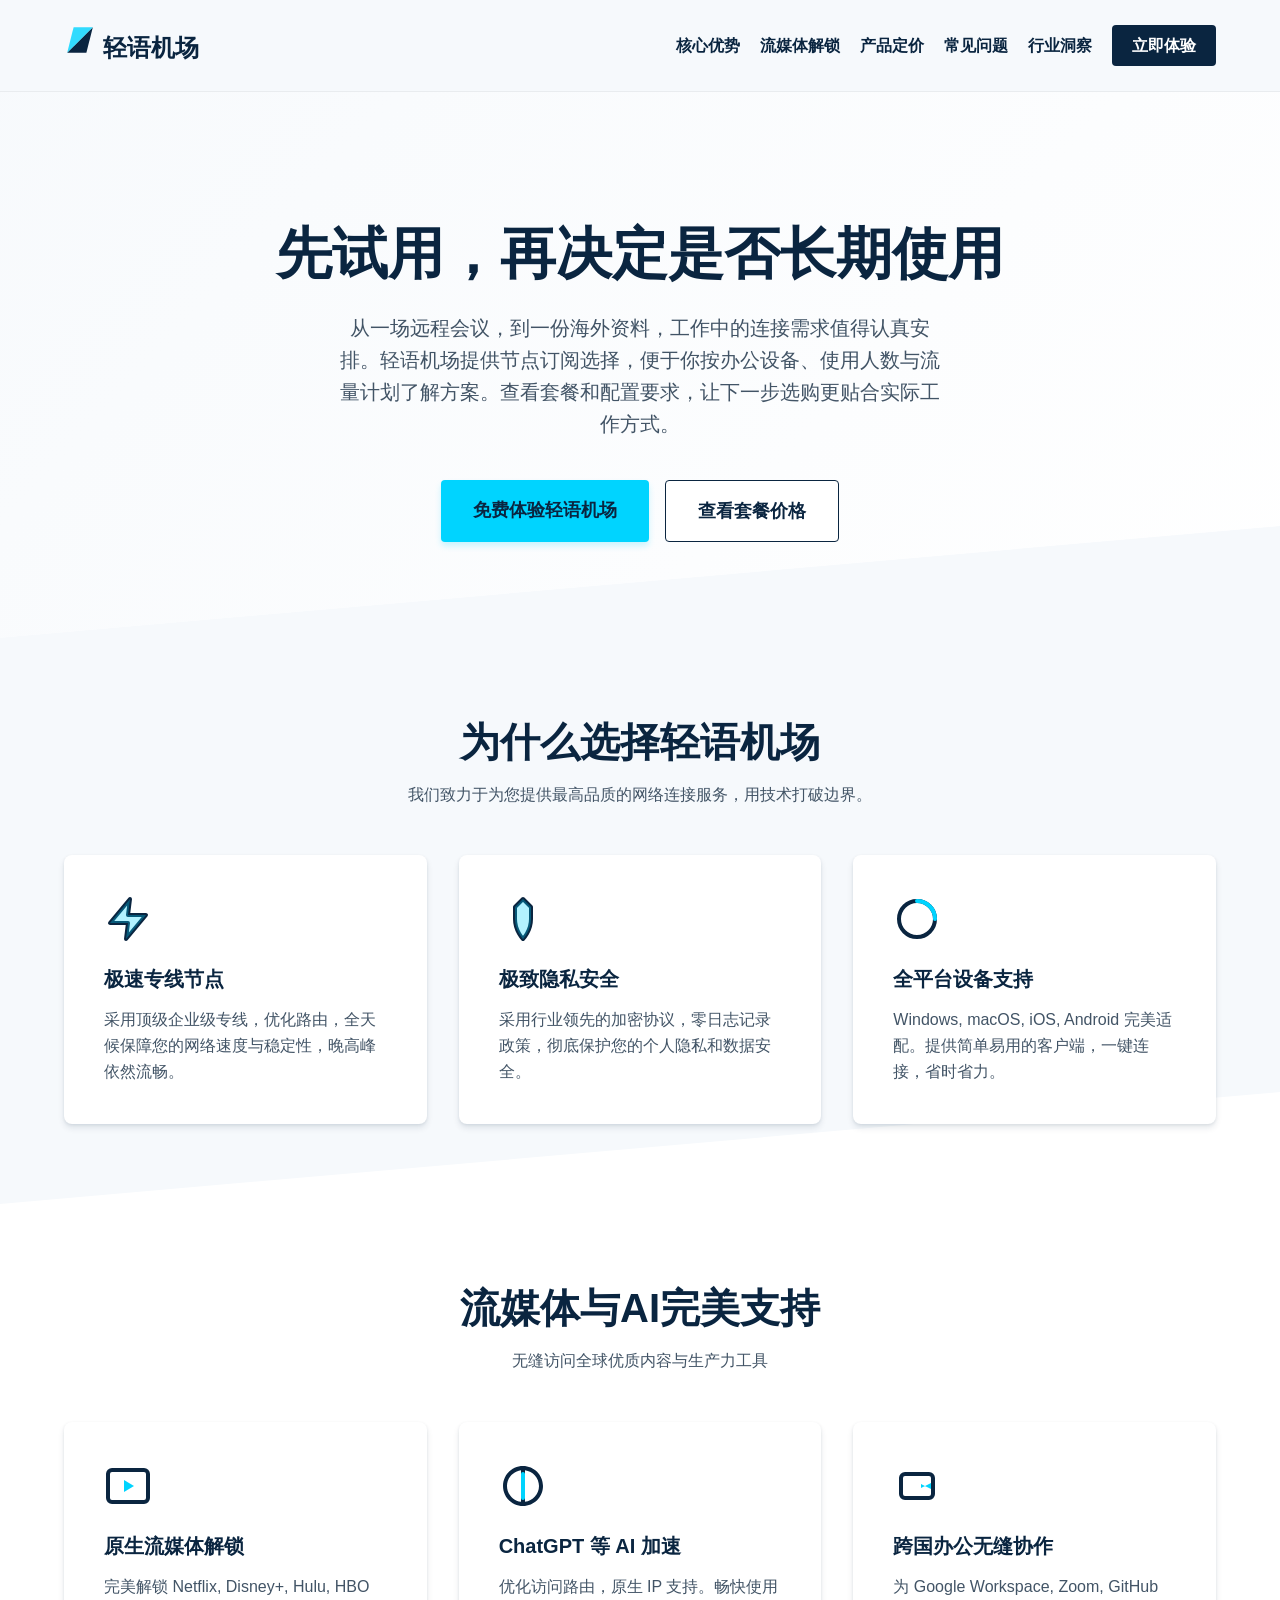
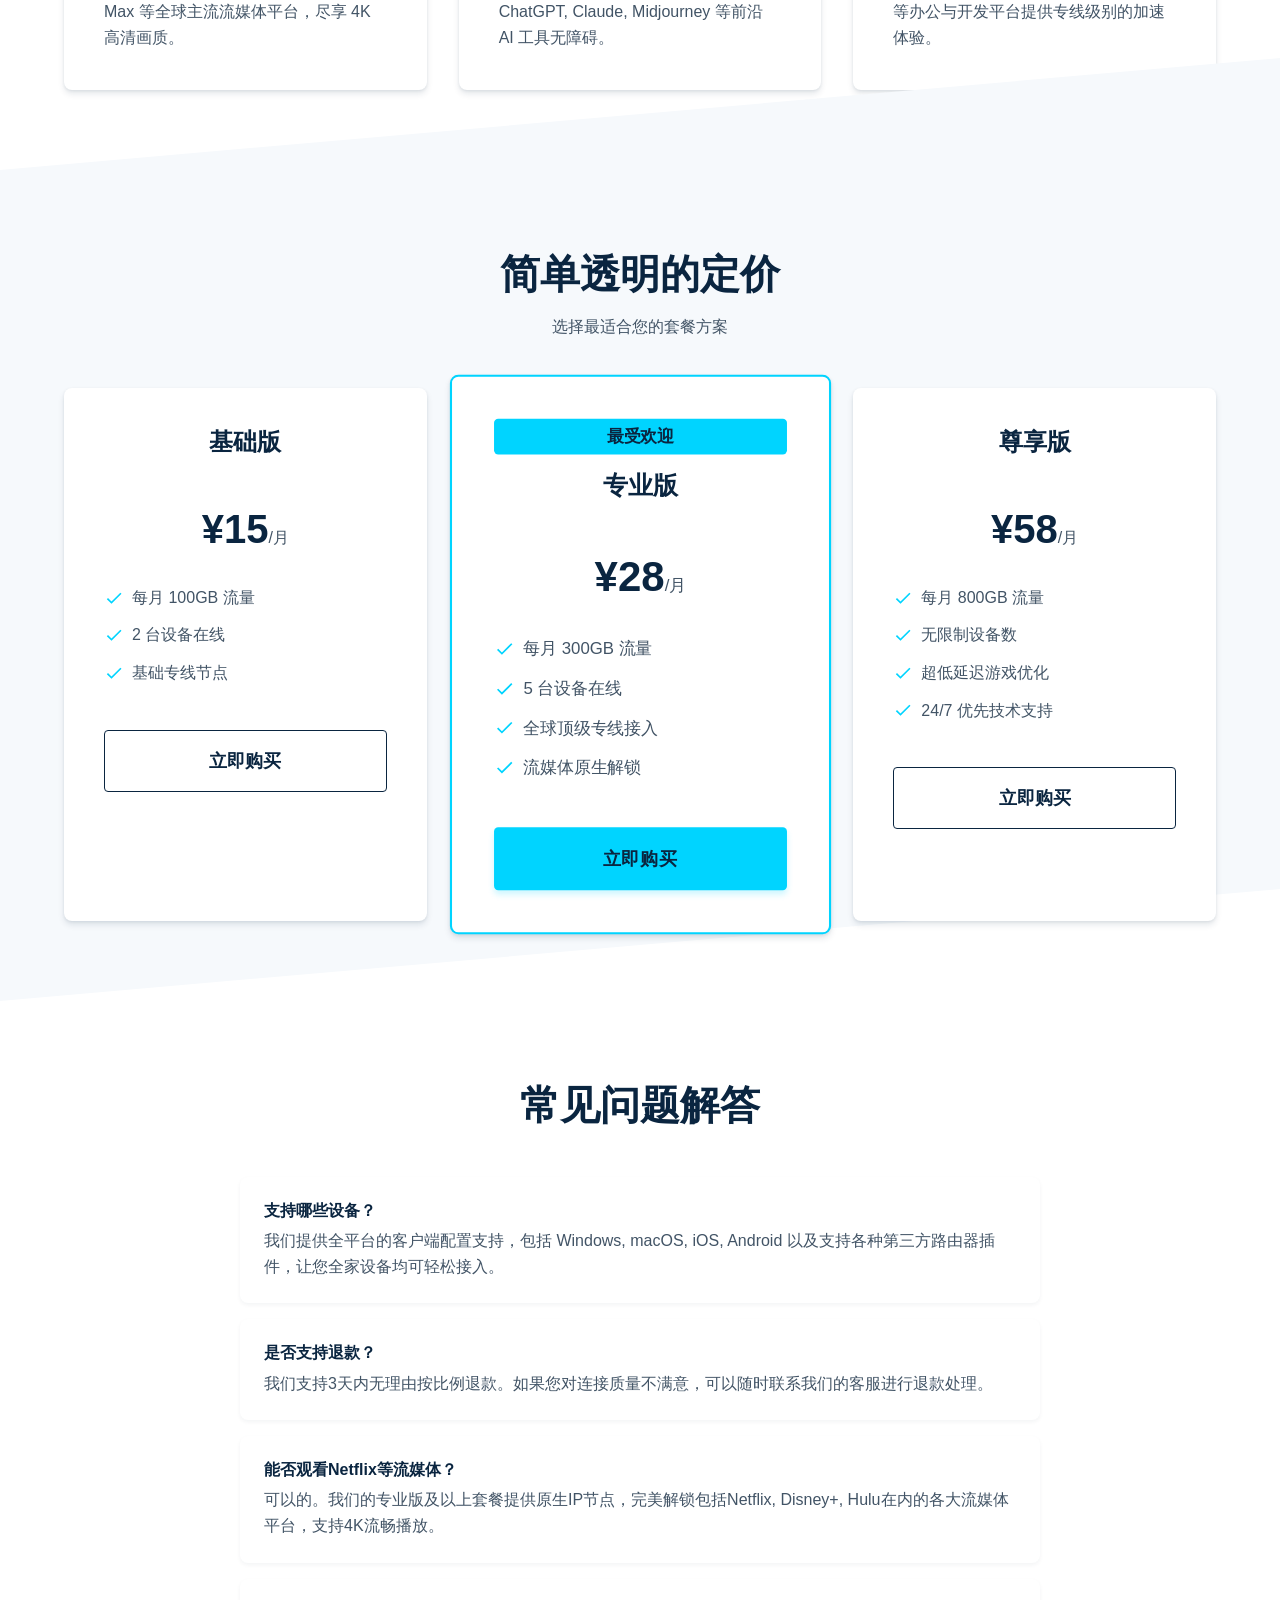
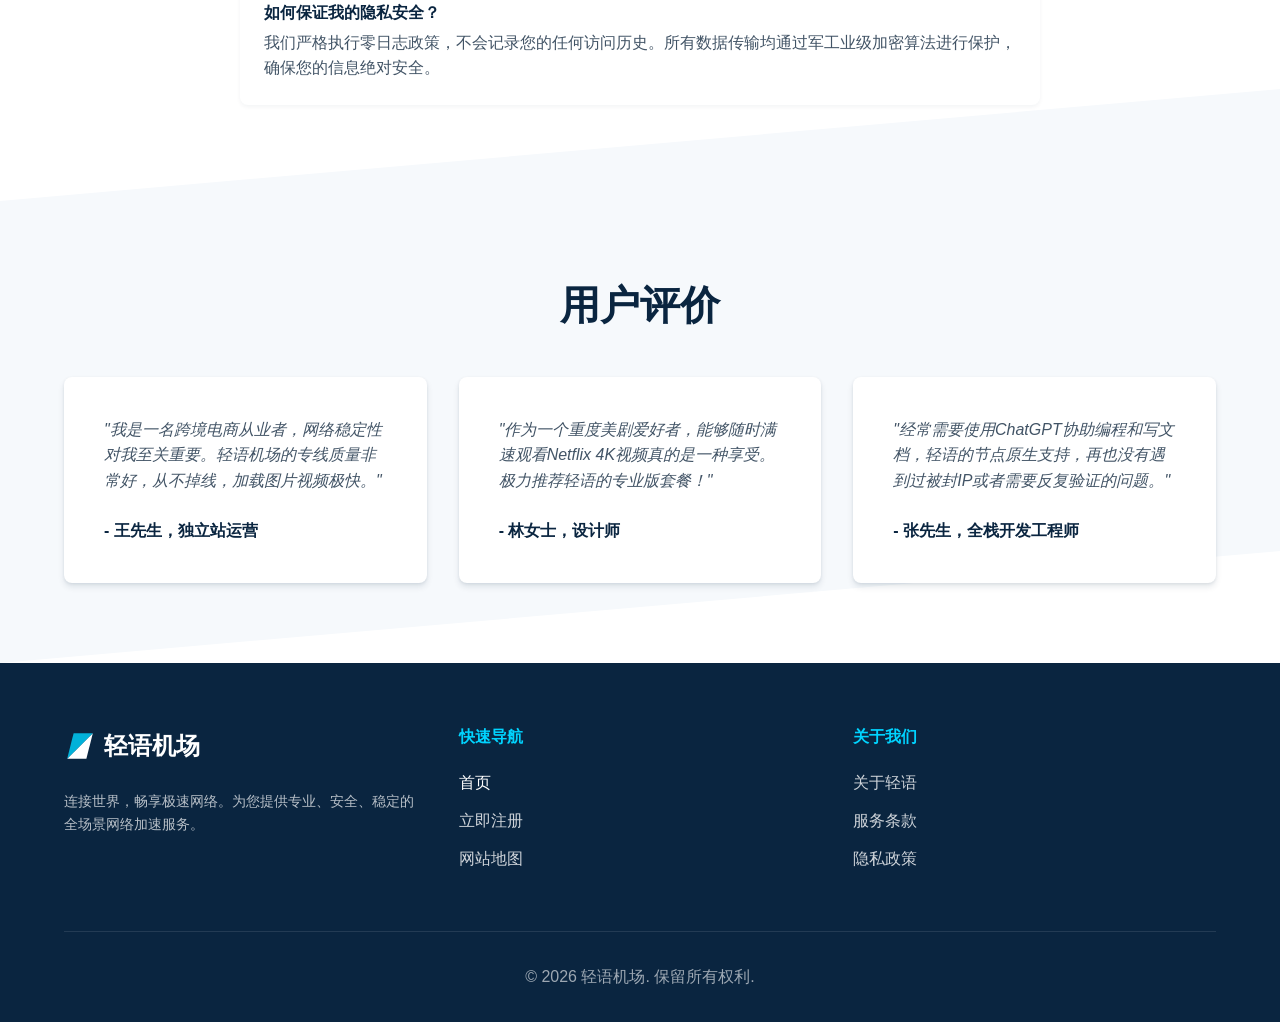
<file: index.html>
<!DOCTYPE html>

<html lang="zh-CN">
<head>
<meta charset="utf-8"/>
<meta content="width=device-width, initial-scale=1.0" name="viewport"/>
<title>轻语机场 - 小团队与个人的加速服务 | 免费体验与办公排障指南</title>
<meta content="从一场远程会议，到一份海外资料，工作中的连接需求值得认真安排。轻语机场提供节点订阅选择，便于你按办公设备、使用人数与流量计划了解方案。查看套餐和配置要求，让下一步选购更贴合实际工作方式。" name="description"/>
<link href="style.css" rel="stylesheet"/>
<meta content="轻语机场, 机场推荐, 免费体验, 小团队办公, 视频会议, 客户端日志, 设备数超限" name="keywords"/>
<meta content="轻语机场 - 小团队与个人的加速服务 | 免费体验与办公排障指南" property="og:title"/>
<meta content="从一场远程会议，到一份海外资料，工作中的连接需求值得认真安排。轻语机场提供节点订阅选择，便于你按办公设备、使用人数与流量计划了解方案。查看套餐和配置要求，让下一步选购更贴合实际工作方式。" property="og:description"/>
<meta content="website" property="og:type"/>
<meta content="https://qingyujichang.homes/" property="og:url"/>
<meta content="https://qingyujichang.homes/og-image.jpg" property="og:image"/>
<meta content="轻语机场" property="og:site_name"/>
<script type="application/ld+json">
    {
      "@context": "https://schema.org/",
      "@type": "Product",
      "name": "轻语机场",
      "description": "寻找稳定可靠的商业级网络加速？轻语机场采用顶级合规节点，保障数据传输安全，为您带来极速秒开的跨国办公体验。作为注重隐私的高端机场推荐，我们承诺全链路加密与零日志政策。",
      "brand": {
        "@type": "Brand",
        "name": "轻语机场"
      }
    }
    </script>
  <link rel="canonical" href="https://qingyujichang.homes/">
</head>
<body>
<header>
<a class="logo" href="index.html" style="text-decoration:none; color:inherit; display:inline-block; position:relative; z-index:100; cursor:pointer;">
<svg aria-label="轻语机场 Logo" role="img" viewbox="0 0 100 100" xmlns="http://www.w3.org/2000/svg">
<path d="M10,90 L90,10 L70,90 Z" fill="#0a2540"></path>
<path d="M10,90 L90,10 L30,10 Z" fill="#00d4ff" opacity="0.8"></path>
</svg>
            轻语机场
        </a>
<input class="menu-toggle" id="mobile-menu-toggle" style="display:none;" type="checkbox"/>
<label class="menu-hamburger" for="mobile-menu-toggle">
<span></span><span></span><span></span>
</label>
<nav style="display:flex; gap: 20px; align-items: center;">
<a href="index.html#advantages" style="text-decoration:none; color:inherit; font-weight:bold;">核心优势</a>
<a href="index.html#streaming" style="text-decoration:none; color:inherit; font-weight:bold;">流媒体解锁</a>
<a href="index.html#pricing" style="text-decoration:none; color:inherit; font-weight:bold;">产品定价</a>
<a href="index.html#faq" style="text-decoration:none; color:inherit; font-weight:bold;">常见问题</a>
<a href="industry-insights.html" style="text-decoration:none; color:inherit; font-weight:bold;">行业洞察</a>
<a class="nav-cta" href="https://ww012.twilightaff.com/#/?code=A56DH1Af" rel="nofollow" target="_blank">立即体验</a>
</nav>
</header>
<section class="hero">
<div class="container">
<h1>先试用，再决定是否长期使用</h1>
<p>从一场远程会议，到一份海外资料，工作中的连接需求值得认真安排。轻语机场提供节点订阅选择，便于你按办公设备、使用人数与流量计划了解方案。查看套餐和配置要求，让下一步选购更贴合实际工作方式。</p>
<div class="hero-buttons">
<a class="btn-primary" href="https://ww012.twilightaff.com/#/?code=A56DH1Af" rel="nofollow" target="_blank">免费体验轻语机场</a>
<a class="btn-secondary" href="#pricing">查看套餐价格</a>
</div>
</div>
</section>
<section class="bg-sloped" id="advantages">
<div class="container">
<div class="section-header">
<h2>为什么选择轻语机场</h2>
<p>我们致力于为您提供最高品质的网络连接服务，用技术打破边界。</p>
</div>
<div class="grid-3">
<div class="card">
<svg aria-label="轻语机场 Logo" class="card-icon" fill="none" role="img" viewbox="0 0 24 24" xmlns="http://www.w3.org/2000/svg">
<path d="M13 2L3 14H12L11 22L21 10H12L13 2Z" stroke="#0a2540" stroke-linecap="round" stroke-linejoin="round" stroke-width="2"></path>
<path d="M13 2L3 14H12L11 22L21 10H12L13 2Z" fill="#00d4ff" opacity="0.3"></path>
</svg>
<h3>极速专线节点</h3>
<p>采用顶级企业级专线，优化路由，全天候保障您的网络速度与稳定性，晚高峰依然流畅。</p>
</div>
<div class="card">
<svg aria-label="轻语机场 Logo" class="card-icon" fill="none" role="img" viewbox="0 0 24 24" xmlns="http://www.w3.org/2000/svg">
<path d="M12 22S8 18 8 12V6L12 2L16 6V12C16 18 12 22 12 22Z" stroke="#0a2540" stroke-linecap="round" stroke-linejoin="round" stroke-width="2"></path>
<path d="M12 22S8 18 8 12V6L12 2L16 6V12C16 18 12 22 12 22Z" fill="#00d4ff" opacity="0.3"></path>
</svg>
<h3>极致隐私安全</h3>
<p>采用行业领先的加密协议，零日志记录政策，彻底保护您的个人隐私和数据安全。</p>
</div>
<div class="card">
<svg aria-label="轻语机场 Logo" class="card-icon" fill="none" role="img" viewbox="0 0 24 24" xmlns="http://www.w3.org/2000/svg">
<path d="M21 12C21 16.9706 16.9706 21 12 21C7.02944 21 3 16.9706 3 12C3 7.02944 7.02944 3 12 3C16.9706 3 21 7.02944 21 12Z" stroke="#0a2540" stroke-width="2"></path>
<path d="M12 3C16.9706 3 21 7.02944 21 12" stroke="#00d4ff" stroke-linecap="round" stroke-width="2"></path>
</svg>
<h3>全平台设备支持</h3>
<p>Windows, macOS, iOS, Android 完美适配。提供简单易用的客户端，一键连接，省时省力。</p>
</div>
</div>
</div>
</section>
<section id="streaming">
<div class="container">
<div class="section-header">
<h2>流媒体与AI完美支持</h2>
<p>无缝访问全球优质内容与生产力工具</p>
</div>
<div class="grid-3">
<div class="card">
<svg aria-label="轻语机场 Logo" class="card-icon" fill="none" role="img" viewbox="0 0 24 24" xmlns="http://www.w3.org/2000/svg">
<rect height="16" rx="2" stroke="#0a2540" stroke-width="2" width="20" x="2" y="4"></rect>
<path d="M10 9L15 12L10 15V9Z" fill="#00d4ff"></path>
</svg>
<h3>原生流媒体解锁</h3>
<p>完美解锁 Netflix, Disney+, Hulu, HBO Max 等全球主流流媒体平台，尽享 4K 高清画质。</p>
</div>
<div class="card">
<svg aria-label="轻语机场 Logo" class="card-icon" fill="none" role="img" viewbox="0 0 24 24" xmlns="http://www.w3.org/2000/svg">
<path d="M12 2C6.48 2 2 6.48 2 12C2 17.52 6.48 22 12 22C17.52 22 22 17.52 22 12C22 6.48 17.52 2 12 2ZM11 19.93C7.06 19.43 4 16.05 4 12C4 7.95 7.06 4.57 11 4.07V19.93ZM13 4.07C16.94 4.57 20 7.95 20 12C20 16.05 16.94 19.43 13 19.93V4.07Z" fill="#0a2540"></path>
<path d="M12 6V18" stroke="#00d4ff" stroke-linecap="round" stroke-width="2"></path>
</svg>
<h3>ChatGPT 等 AI 加速</h3>
<p>优化访问路由，原生 IP 支持。畅快使用 ChatGPT, Claude, Midjourney 等前沿 AI 工具无障碍。</p>
</div>
<div class="card">
<svg aria-label="轻语机场 Logo" class="card-icon" fill="none" role="img" viewbox="0 0 24 24" xmlns="http://www.w3.org/2000/svg">
<path d="M20 10V14L14 11V13L20 10Z" fill="#00d4ff"></path>
<rect height="12" rx="2" stroke="#0a2540" stroke-width="2" width="16" x="4" y="6"></rect>
</svg>
<h3>跨国办公无缝协作</h3>
<p>为 Google Workspace, Zoom, GitHub 等办公与开发平台提供专线级别的加速体验。</p>
</div>
</div>
</div>
</section>
<section class="bg-sloped" id="pricing">
<div class="container">
<div class="section-header">
<h2>简单透明的定价</h2>
<p>选择最适合您的套餐方案</p>
</div>
<div class="grid-3">
<div class="card pricing-card">
<h3>基础版</h3>
<div class="pricing-price">¥15<span>/月</span></div>
<ul class="pricing-features">
<li><svg aria-label="轻语机场 Logo" role="img" viewbox="0 0 24 24"><path d="M9 16.2L4.8 12l-1.4 1.4L9 19 21 7l-1.4-1.4L9 16.2z"></path></svg> 每月 100GB 流量</li>
<li><svg aria-label="轻语机场 Logo" role="img" viewbox="0 0 24 24"><path d="M9 16.2L4.8 12l-1.4 1.4L9 19 21 7l-1.4-1.4L9 16.2z"></path></svg> 2 台设备在线</li>
<li><svg aria-label="轻语机场 Logo" role="img" viewbox="0 0 24 24"><path d="M9 16.2L4.8 12l-1.4 1.4L9 19 21 7l-1.4-1.4L9 16.2z"></path></svg> 基础专线节点</li>
</ul>
<a class="btn-secondary" href="https://ww012.twilightaff.com/#/?code=A56DH1Af" rel="nofollow" style="display:block; text-align:center;" target="_blank">立即购买</a>
</div>
<div class="card pricing-card" style="border: 2px solid var(--vibrant-cyan); transform: scale(1.05); z-index: 10;">
<div style="background: var(--vibrant-cyan); color: var(--primary-blue); padding: 0.25rem; font-weight: bold; border-radius: 4px; margin-bottom: 1rem; display: inline-block;">最受欢迎</div>
<h3>专业版</h3>
<div class="pricing-price">¥28<span>/月</span></div>
<ul class="pricing-features">
<li><svg aria-label="轻语机场 Logo" role="img" viewbox="0 0 24 24"><path d="M9 16.2L4.8 12l-1.4 1.4L9 19 21 7l-1.4-1.4L9 16.2z"></path></svg> 每月 300GB 流量</li>
<li><svg aria-label="轻语机场 Logo" role="img" viewbox="0 0 24 24"><path d="M9 16.2L4.8 12l-1.4 1.4L9 19 21 7l-1.4-1.4L9 16.2z"></path></svg> 5 台设备在线</li>
<li><svg aria-label="轻语机场 Logo" role="img" viewbox="0 0 24 24"><path d="M9 16.2L4.8 12l-1.4 1.4L9 19 21 7l-1.4-1.4L9 16.2z"></path></svg> 全球顶级专线接入</li>
<li><svg aria-label="轻语机场 Logo" role="img" viewbox="0 0 24 24"><path d="M9 16.2L4.8 12l-1.4 1.4L9 19 21 7l-1.4-1.4L9 16.2z"></path></svg> 流媒体原生解锁</li>
</ul>
<a class="btn-primary" href="https://ww012.twilightaff.com/#/?code=A56DH1Af" rel="nofollow" style="display:block; text-align:center;" target="_blank">立即购买</a>
</div>
<div class="card pricing-card">
<h3>尊享版</h3>
<div class="pricing-price">¥58<span>/月</span></div>
<ul class="pricing-features">
<li><svg aria-label="轻语机场 Logo" role="img" viewbox="0 0 24 24"><path d="M9 16.2L4.8 12l-1.4 1.4L9 19 21 7l-1.4-1.4L9 16.2z"></path></svg> 每月 800GB 流量</li>
<li><svg aria-label="轻语机场 Logo" role="img" viewbox="0 0 24 24"><path d="M9 16.2L4.8 12l-1.4 1.4L9 19 21 7l-1.4-1.4L9 16.2z"></path></svg> 无限制设备数</li>
<li><svg aria-label="轻语机场 Logo" role="img" viewbox="0 0 24 24"><path d="M9 16.2L4.8 12l-1.4 1.4L9 19 21 7l-1.4-1.4L9 16.2z"></path></svg> 超低延迟游戏优化</li>
<li><svg aria-label="轻语机场 Logo" role="img" viewbox="0 0 24 24"><path d="M9 16.2L4.8 12l-1.4 1.4L9 19 21 7l-1.4-1.4L9 16.2z"></path></svg> 24/7 优先技术支持</li>
</ul>
<a class="btn-secondary" href="https://ww012.twilightaff.com/#/?code=A56DH1Af" rel="nofollow" style="display:block; text-align:center;" target="_blank">立即购买</a>
</div>
</div>
</div>
</section>
<section id="faq">
<div class="container">
<div class="section-header">
<h2>常见问题解答</h2>
</div>
<div class="faq-list">
<div class="faq-item">
<h4>支持哪些设备？</h4>
<p>我们提供全平台的客户端配置支持，包括 Windows, macOS, iOS, Android 以及支持各种第三方路由器插件，让您全家设备均可轻松接入。</p>
</div>
<div class="faq-item">
<h4>是否支持退款？</h4>
<p>我们支持3天内无理由按比例退款。如果您对连接质量不满意，可以随时联系我们的客服进行退款处理。</p>
</div>
<div class="faq-item">
<h4>能否观看Netflix等流媒体？</h4>
<p>可以的。我们的专业版及以上套餐提供原生IP节点，完美解锁包括Netflix, Disney+, Hulu在内的各大流媒体平台，支持4K流畅播放。</p>
</div>
<div class="faq-item">
<h4>如何保证我的隐私安全？</h4>
<p>我们严格执行零日志政策，不会记录您的任何访问历史。所有数据传输均通过军工业级加密算法进行保护，确保您的信息绝对安全。</p>
</div>
</div>
</div>
</section>
<section class="bg-sloped" id="testimonials">
<div class="container">
<div class="section-header">
<h2>用户评价</h2>
</div>
<div class="grid-3">
<div class="card testimonial-card">
<p>"我是一名跨境电商从业者，网络稳定性对我至关重要。轻语机场的专线质量非常好，从不掉线，加载图片视频极快。"</p>
<div class="testimonial-author">- 王先生，独立站运营</div>
</div>
<div class="card testimonial-card">
<p>"作为一个重度美剧爱好者，能够随时满速观看Netflix 4K视频真的是一种享受。极力推荐轻语的专业版套餐！"</p>
<div class="testimonial-author">- 林女士，设计师</div>
</div>
<div class="card testimonial-card">
<p>"经常需要使用ChatGPT协助编程和写文档，轻语的节点原生支持，再也没有遇到过被封IP或者需要反复验证的问题。"</p>
<div class="testimonial-author">- 张先生，全栈开发工程师</div>
</div>
</div>
</div>
</section>
<footer>
<div class="container">
<div class="footer-grid">
<div class="footer-col">
<a class="logo" href="index.html" style="text-decoration:none; color:var(--white); margin-bottom: 1.5rem;">
<svg aria-label="轻语机场 Logo" role="img" viewbox="0 0 100 100" xmlns="http://www.w3.org/2000/svg">
<path d="M10,90 L90,10 L70,90 Z" fill="#ffffff"></path>
<path d="M10,90 L90,10 L30,10 Z" fill="#00d4ff" opacity="0.8"></path>
</svg>
                        轻语机场</a>
<p style="color: rgba(255,255,255,0.7); font-size: 0.9rem;">连接世界，畅享极速网络。为您提供专业、安全、稳定的全场景网络加速服务。</p>
</div>
<div class="footer-col">
<h4>快速导航</h4>
<ul class="footer-links">
<li><a href="index.html" style="text-decoration:none; color:inherit; display:inline-block; position:relative; z-index:100; cursor:pointer;">首页</a></li>
<li><a href="https://ww012.twilightaff.com/#/?code=A56DH1Af" rel="nofollow" target="_blank">立即注册</a></li>
<li><a href="sitemap.html">网站地图</a></li>
</ul>
</div>
<div class="footer-col">
<h4>关于我们</h4>
<ul class="footer-links">
<li><a href="about.html">关于轻语</a></li>
<li><a href="terms.html">服务条款</a></li>
<li><a href="privacy.html">隐私政策</a></li>
</ul>
</div>
</div>
<div class="footer-bottom">
                © 2026 轻语机场. 保留所有权利.
            </div>
</div>
</footer>
</body>
</html>
</file>
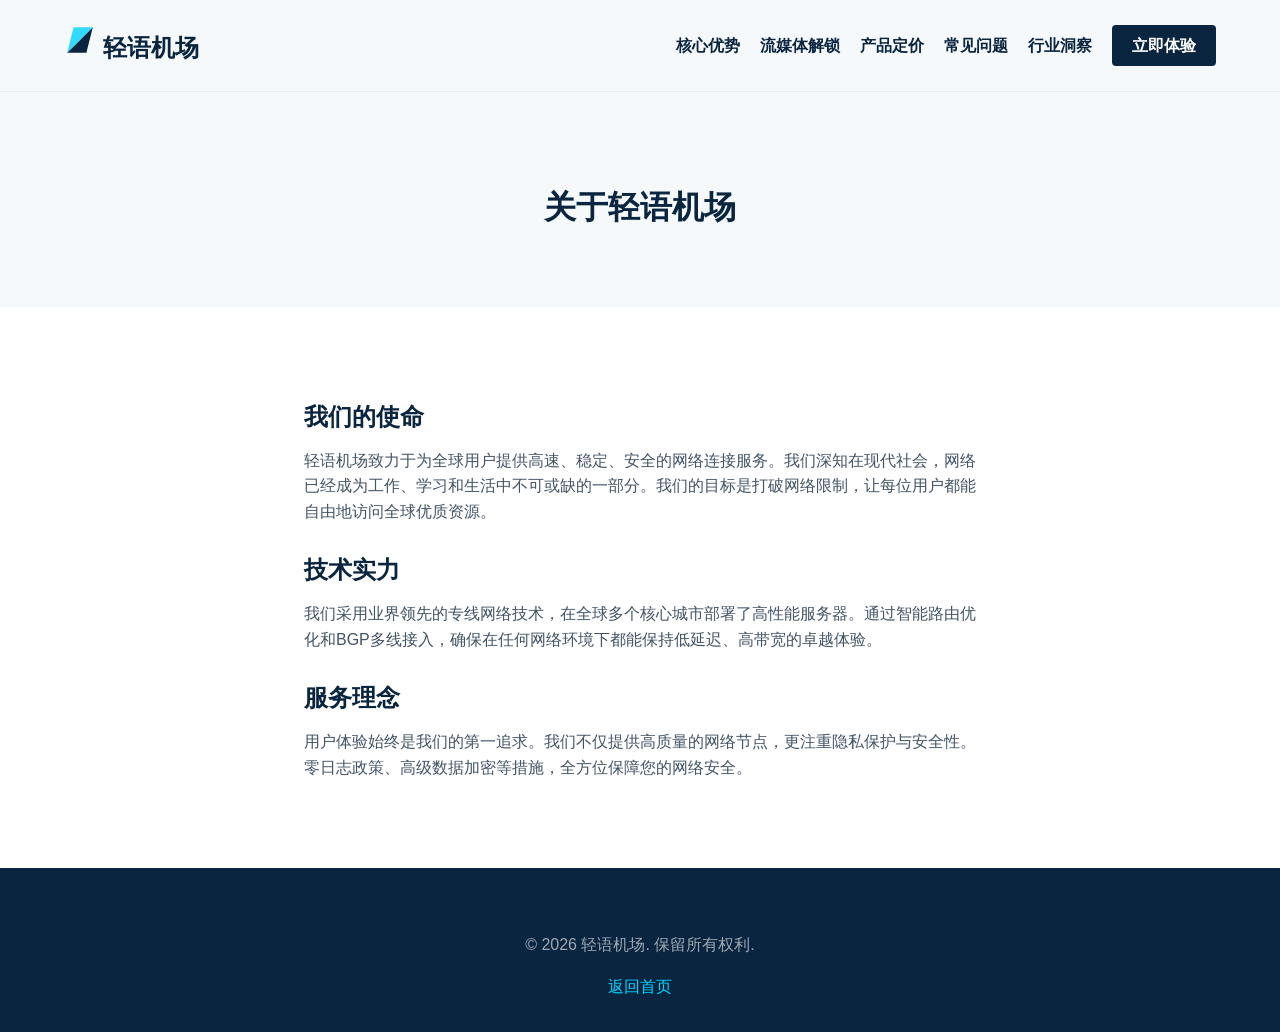
<file: about.html>
<!DOCTYPE html>
<html lang="zh-CN">
<head>
    <meta charset="UTF-8">
    <meta name="viewport" content="width=device-width, initial-scale=1.0">
    <title>关于我们 - 轻语机场</title>
    <link rel="stylesheet" href="style.css">
  <link rel="canonical" href="https://qingyujichang.homes/about.html">
</head>
<body>
    <header>
        <a href="index.html" class="logo" style="text-decoration:none; color:inherit; display:inline-block; position:relative; z-index:100; cursor:pointer;">
            <svg viewBox="0 0 100 100" xmlns="http://www.w3.org/2000/svg">
                <path d="M10,90 L90,10 L70,90 Z" fill="#0a2540"/>
                <path d="M10,90 L90,10 L30,10 Z" fill="#00d4ff" opacity="0.8"/>
            </svg>
            轻语机场
        </a>
        
            <input type="checkbox" id="mobile-menu-toggle" class="menu-toggle" style="display:none;">
            <label for="mobile-menu-toggle" class="menu-hamburger">
                <span></span><span></span><span></span>
            </label>
            <nav style="display:flex; gap: 20px; align-items: center;">
<a href="index.html#advantages" style="text-decoration:none; color:inherit; font-weight:bold;">核心优势</a>
            <a href="index.html#streaming" style="text-decoration:none; color:inherit; font-weight:bold;">流媒体解锁</a>
            <a href="index.html#pricing" style="text-decoration:none; color:inherit; font-weight:bold;">产品定价</a>
            <a href="index.html#faq" style="text-decoration:none; color:inherit; font-weight:bold;">常见问题</a>
<a href="industry-insights.html" style="text-decoration:none; color:inherit; font-weight:bold;">行业洞察</a>
<a href="https://ww012.twilightaff.com/#/?code=A56DH1Af" rel="nofollow" target="_blank" class="nav-cta">立即体验</a>
</nav>
    </header>

    <div class="page-header">
        <h1>关于轻语机场</h1>
    </div>

    <div class="page-content">
        <h2>我们的使命</h2>
        <p>轻语机场致力于为全球用户提供高速、稳定、安全的网络连接服务。我们深知在现代社会，网络已经成为工作、学习和生活中不可或缺的一部分。我们的目标是打破网络限制，让每位用户都能自由地访问全球优质资源。</p>

        <h2>技术实力</h2>
        <p>我们采用业界领先的专线网络技术，在全球多个核心城市部署了高性能服务器。通过智能路由优化和BGP多线接入，确保在任何网络环境下都能保持低延迟、高带宽的卓越体验。</p>

        <h2>服务理念</h2>
        <p>用户体验始终是我们的第一追求。我们不仅提供高质量的网络节点，更注重隐私保护与安全性。零日志政策、高级数据加密等措施，全方位保障您的网络安全。</p>
    </div>

    <footer>
        <div class="container">
            <div class="footer-bottom" style="border-top: none; padding-top: 0;">
                <p>&copy; 2026 轻语机场. 保留所有权利.</p>
                <p style="margin-top:1rem;"><a href="index.html" style="color:var(--vibrant-cyan);" style="text-decoration:none; color:inherit; display:inline-block; position:relative; z-index:100; cursor:pointer;">返回首页</a></p>
            </div>
        </div>
    </footer>
</body>
</html>
</file>
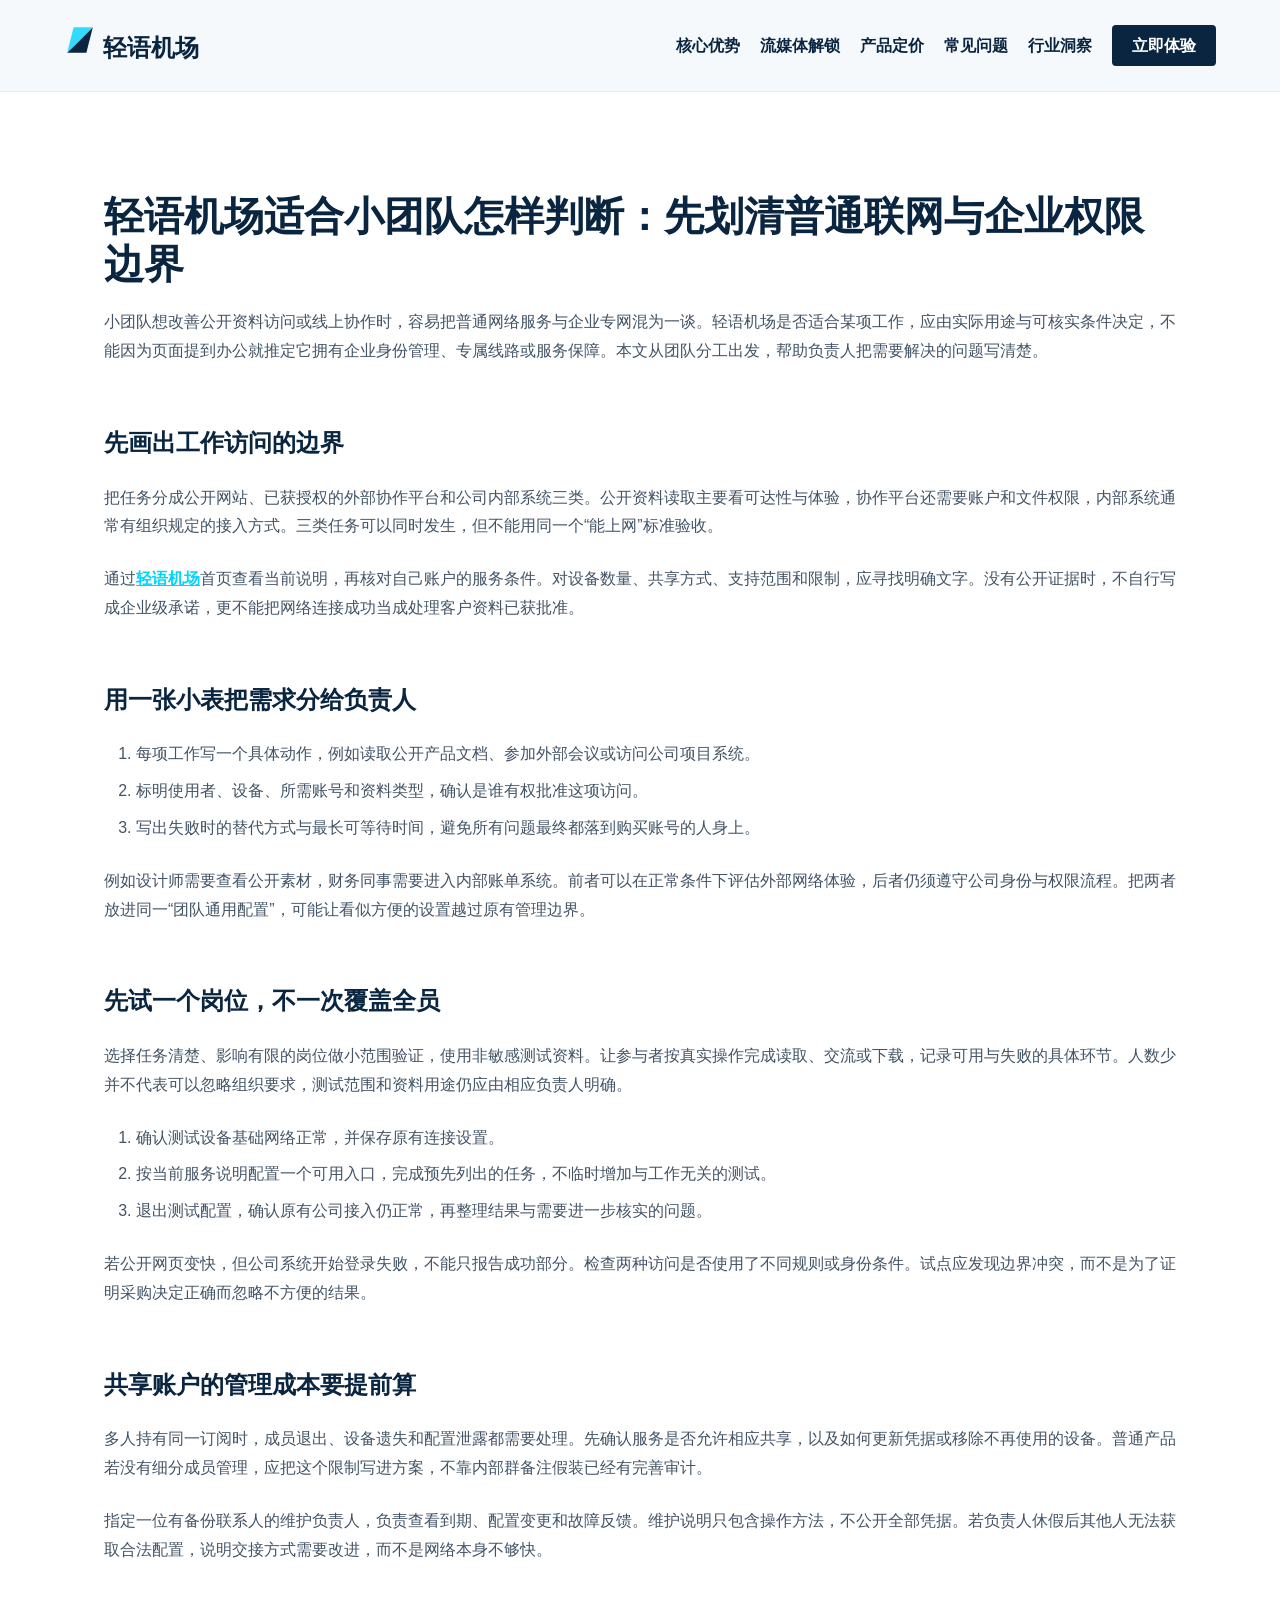
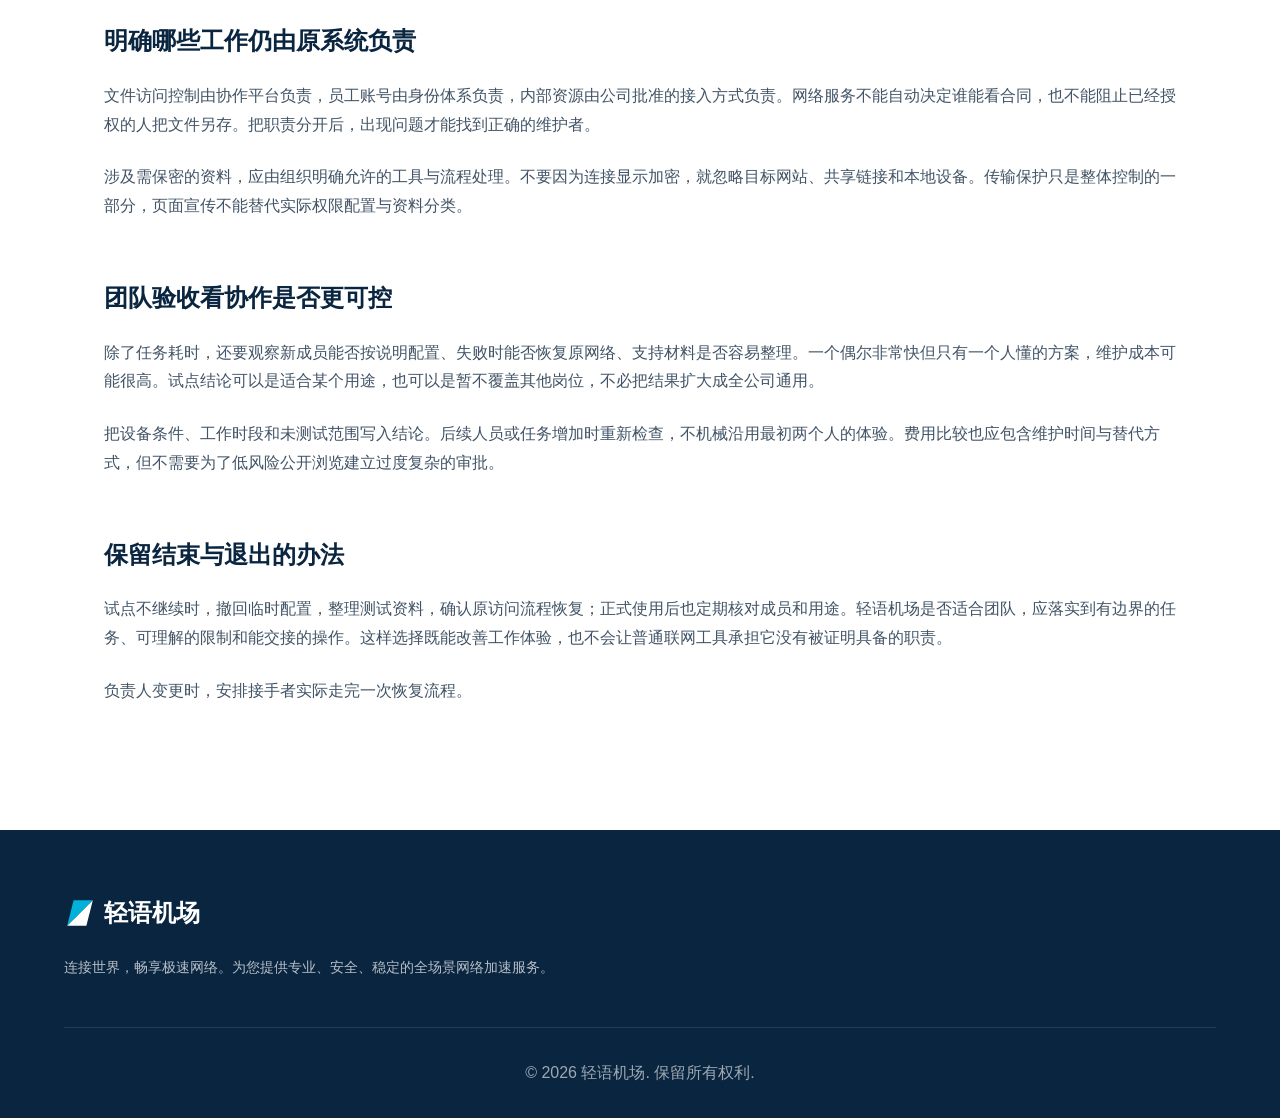
<file: enterprise-network-solution.html>
<!DOCTYPE html>

<html lang="zh-CN">
<head>
<meta charset="utf-8"/>
<meta content="width=device-width, initial-scale=1.0" name="viewport"/>
<title>轻语机场适合小团队怎样判断：先划清普通联网与企业权限边界</title>
<meta content="为轻语机场小团队选用建立用途边界，分开评估公开资料访问、受限内网与共享账号，设计不涉及真实客户资料的试用验收。" name="description"/>
<link href="style.css" rel="stylesheet"/>
  <link rel="canonical" href="https://qingyujichang.homes/enterprise-network-solution.html">
</head>
<body>
<header>
<a class="logo" href="index.html" style="text-decoration:none; color:inherit; display:inline-block; position:relative; z-index:100; cursor:pointer;">
<svg viewbox="0 0 100 100" xmlns="http://www.w3.org/2000/svg">
<path d="M10,90 L90,10 L70,90 Z" fill="#0a2540"></path>
<path d="M10,90 L90,10 L30,10 Z" fill="#00d4ff" opacity="0.8"></path>
</svg>
            轻语机场
        </a>
<input class="menu-toggle" id="mobile-menu-toggle" style="display:none;" type="checkbox"/>
<label class="menu-hamburger" for="mobile-menu-toggle">
<span></span><span></span><span></span>
</label>
<nav style="display:flex; gap: 20px; align-items: center;">
<a href="index.html#advantages" style="text-decoration:none; color:inherit; font-weight:bold;">核心优势</a>
<a href="index.html#streaming" style="text-decoration:none; color:inherit; font-weight:bold;">流媒体解锁</a>
<a href="index.html#pricing" style="text-decoration:none; color:inherit; font-weight:bold;">产品定价</a>
<a href="index.html#faq" style="text-decoration:none; color:inherit; font-weight:bold;">常见问题</a>
<a href="industry-insights.html" style="text-decoration:none; color:inherit; font-weight:bold;">行业洞察</a>
<a class="nav-cta" href="https://ww012.twilightaff.com/#/?code=A56DH1Af" rel="nofollow" target="_blank">立即体验</a>
</nav>
</header>
<div class="article-content container" style="padding: 100px 5%; line-height: 1.8;"><h1 style="font-size: 2.5rem; color: #0a2540; margin-bottom: 20px;">轻语机场适合小团队怎样判断：先划清普通联网与企业权限边界</h1><div data-swc-article-body="2026-11-16"><p>小团队想改善公开资料访问或线上协作时，容易把普通网络服务与企业专网混为一谈。轻语机场是否适合某项工作，应由实际用途与可核实条件决定，不能因为页面提到办公就推定它拥有企业身份管理、专属线路或服务保障。本文从团队分工出发，帮助负责人把需要解决的问题写清楚。</p>
<h2>先画出工作访问的边界</h2>
<p>把任务分成公开网站、已获授权的外部协作平台和公司内部系统三类。公开资料读取主要看可达性与体验，协作平台还需要账户和文件权限，内部系统通常有组织规定的接入方式。三类任务可以同时发生，但不能用同一个“能上网”标准验收。</p>
<p>通过<a href="https://qingyujichang.homes/">轻语机场</a>首页查看当前说明，再核对自己账户的服务条件。对设备数量、共享方式、支持范围和限制，应寻找明确文字。没有公开证据时，不自行写成企业级承诺，更不能把网络连接成功当成处理客户资料已获批准。</p>
<h2>用一张小表把需求分给负责人</h2>
<ol><li>每项工作写一个具体动作，例如读取公开产品文档、参加外部会议或访问公司项目系统。</li><li>标明使用者、设备、所需账号和资料类型，确认是谁有权批准这项访问。</li><li>写出失败时的替代方式与最长可等待时间，避免所有问题最终都落到购买账号的人身上。</li></ol>
<p>例如设计师需要查看公开素材，财务同事需要进入内部账单系统。前者可以在正常条件下评估外部网络体验，后者仍须遵守公司身份与权限流程。把两者放进同一“团队通用配置”，可能让看似方便的设置越过原有管理边界。</p>
<h2>先试一个岗位，不一次覆盖全员</h2>
<p>选择任务清楚、影响有限的岗位做小范围验证，使用非敏感测试资料。让参与者按真实操作完成读取、交流或下载，记录可用与失败的具体环节。人数少并不代表可以忽略组织要求，测试范围和资料用途仍应由相应负责人明确。</p>
<ol><li>确认测试设备基础网络正常，并保存原有连接设置。</li><li>按当前服务说明配置一个可用入口，完成预先列出的任务，不临时增加与工作无关的测试。</li><li>退出测试配置，确认原有公司接入仍正常，再整理结果与需要进一步核实的问题。</li></ol>
<p>若公开网页变快，但公司系统开始登录失败，不能只报告成功部分。检查两种访问是否使用了不同规则或身份条件。试点应发现边界冲突，而不是为了证明采购决定正确而忽略不方便的结果。</p>
<h2>共享账户的管理成本要提前算</h2>
<p>多人持有同一订阅时，成员退出、设备遗失和配置泄露都需要处理。先确认服务是否允许相应共享，以及如何更新凭据或移除不再使用的设备。普通产品若没有细分成员管理，应把这个限制写进方案，不靠内部群备注假装已经有完善审计。</p>
<p>指定一位有备份联系人的维护负责人，负责查看到期、配置变更和故障反馈。维护说明只包含操作方法，不公开全部凭据。若负责人休假后其他人无法获取合法配置，说明交接方式需要改进，而不是网络本身不够快。</p>
<h2>明确哪些工作仍由原系统负责</h2>
<p>文件访问控制由协作平台负责，员工账号由身份体系负责，内部资源由公司批准的接入方式负责。网络服务不能自动决定谁能看合同，也不能阻止已经授权的人把文件另存。把职责分开后，出现问题才能找到正确的维护者。</p>
<p>涉及需保密的资料，应由组织明确允许的工具与流程处理。不要因为连接显示加密，就忽略目标网站、共享链接和本地设备。传输保护只是整体控制的一部分，页面宣传不能替代实际权限配置与资料分类。</p>
<h2>团队验收看协作是否更可控</h2>
<p>除了任务耗时，还要观察新成员能否按说明配置、失败时能否恢复原网络、支持材料是否容易整理。一个偶尔非常快但只有一个人懂的方案，维护成本可能很高。试点结论可以是适合某个用途，也可以是暂不覆盖其他岗位，不必把结果扩大成全公司通用。</p>
<p>把设备条件、工作时段和未测试范围写入结论。后续人员或任务增加时重新检查，不机械沿用最初两个人的体验。费用比较也应包含维护时间与替代方式，但不需要为了低风险公开浏览建立过度复杂的审批。</p>
<h2>保留结束与退出的办法</h2>
<p>试点不继续时，撤回临时配置，整理测试资料，确认原访问流程恢复；正式使用后也定期核对成员和用途。轻语机场是否适合团队，应落实到有边界的任务、可理解的限制和能交接的操作。这样选择既能改善工作体验，也不会让普通联网工具承担它没有被证明具备的职责。</p><p>负责人变更时，安排接手者实际走完一次恢复流程。</p></div></div>
<footer>
<div class="container">
<div class="footer-grid">
<div class="footer-col">
<a class="logo" href="index.html" style="text-decoration:none; color:var(--white); margin-bottom: 1.5rem;">
<svg viewbox="0 0 100 100" xmlns="http://www.w3.org/2000/svg">
<path d="M10,90 L90,10 L70,90 Z" fill="#ffffff"></path>
<path d="M10,90 L90,10 L30,10 Z" fill="#00d4ff" opacity="0.8"></path>
</svg>
                        轻语机场</a>
<p style="color: rgba(255,255,255,0.7); font-size: 0.9rem;">连接世界，畅享极速网络。为您提供专业、安全、稳定的全场景网络加速服务。</p>
</div>
</div>
<div class="footer-bottom">
                © 2026 轻语机场. 保留所有权利.
            </div>
</div>
</footer>
</body>
</html>
</file>
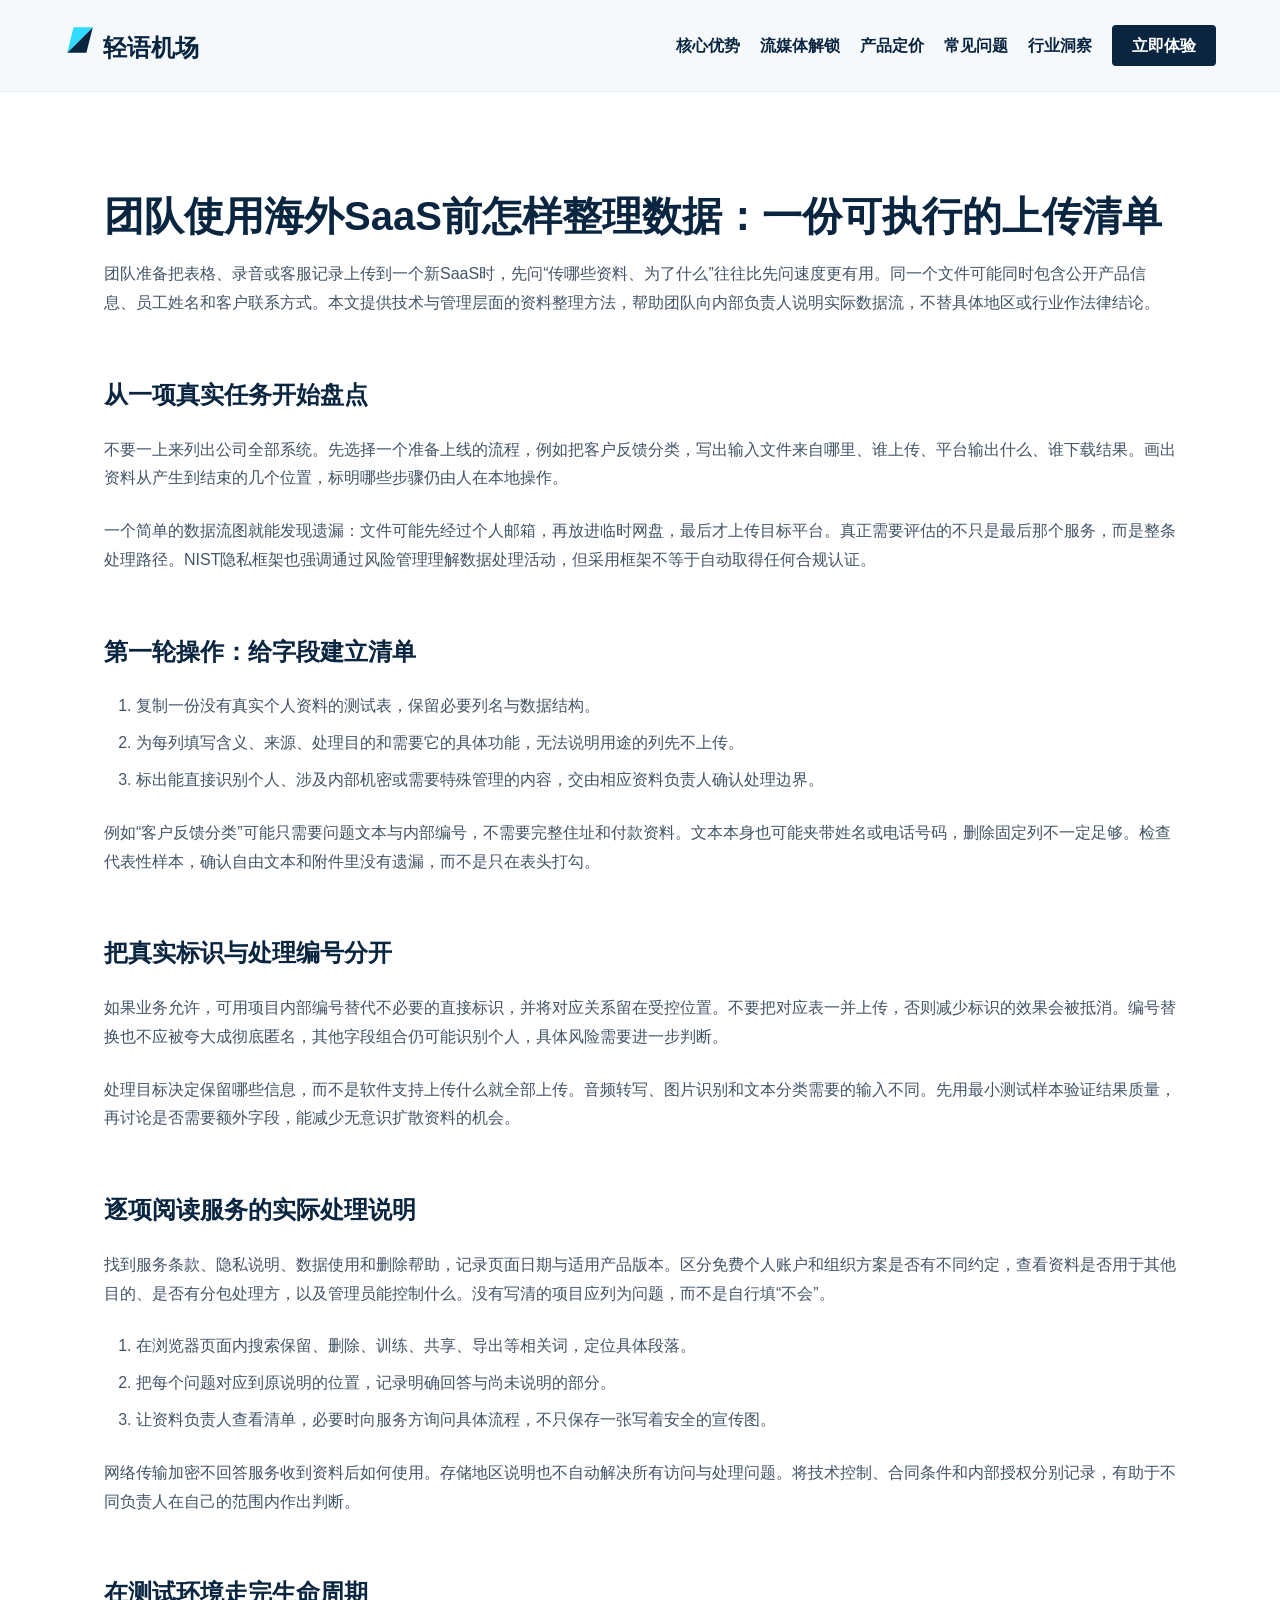
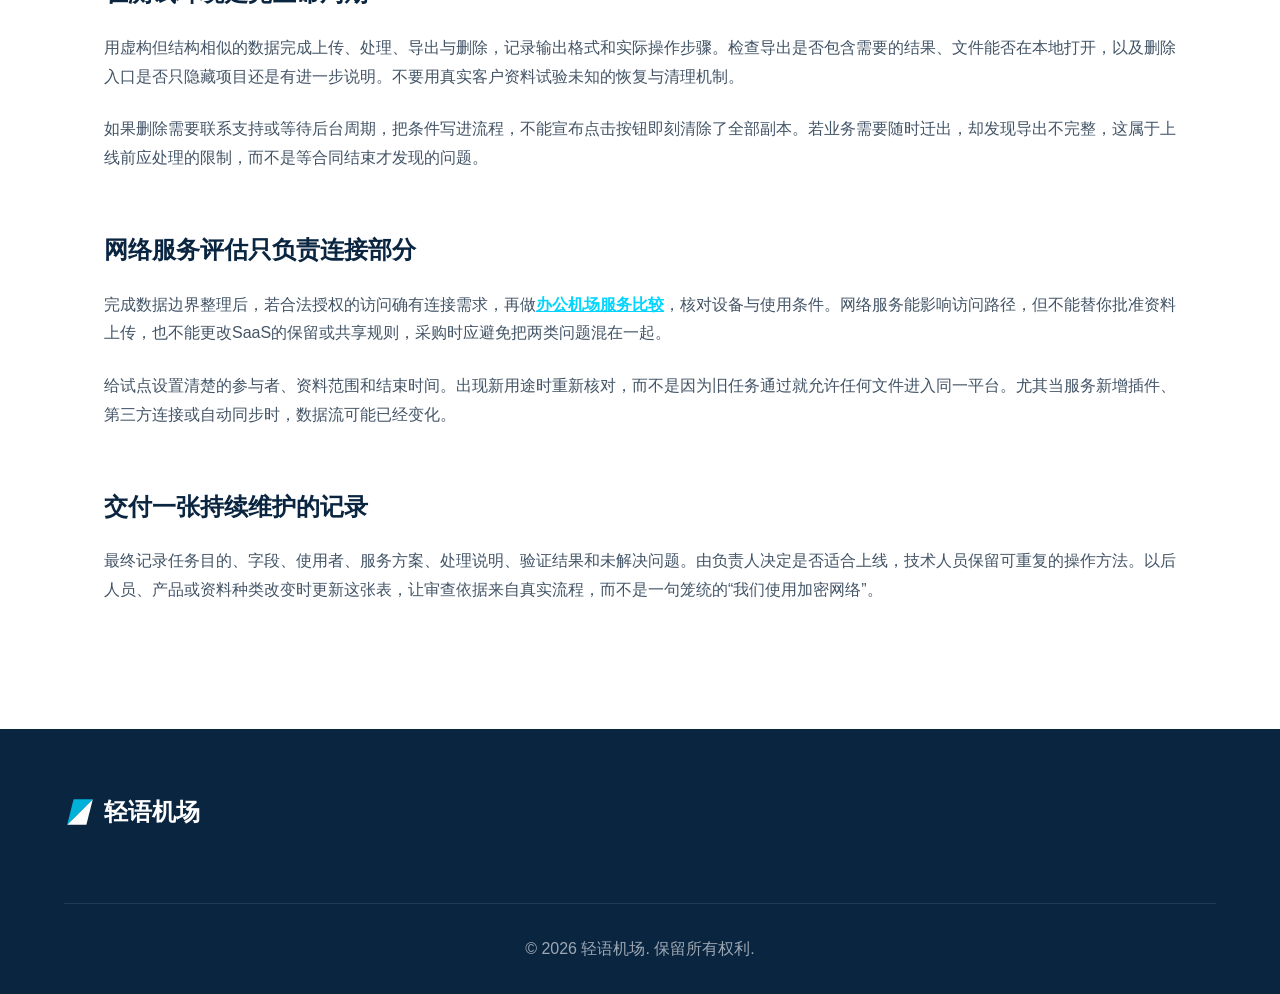
<file: global-business-compliance.html>
<!DOCTYPE html>

<html lang="zh-CN">
<head>
<meta charset="utf-8"/>
<meta content="width=device-width, initial-scale=1.0" name="viewport"/>
<title>团队使用海外SaaS前怎样整理数据：一份可执行的上传清单</title>
<meta content="从字段、目的、接收者和保留方式整理SaaS数据流，用虚构测试资料验证导出与删除流程，为后续组织审查提供依据。" name="description"/>
<link href="style.css" rel="stylesheet"/>
  <link rel="canonical" href="https://qingyujichang.homes/global-business-compliance.html">
</head>
<body>
<header>
<a class="logo" href="index.html" style="text-decoration:none; color:inherit; display:inline-block; position:relative; z-index:100; cursor:pointer;">
<svg viewbox="0 0 100 100" xmlns="http://www.w3.org/2000/svg">
<path d="M10,90 L90,10 L70,90 Z" fill="#0a2540"></path>
<path d="M10,90 L90,10 L30,10 Z" fill="#00d4ff" opacity="0.8"></path>
</svg>
            轻语机场
        </a>
<input class="menu-toggle" id="mobile-menu-toggle" style="display:none;" type="checkbox"/>
<label class="menu-hamburger" for="mobile-menu-toggle">
<span></span><span></span><span></span>
</label>
<nav style="display:flex; gap: 20px; align-items: center;">
<a href="index.html#advantages" style="text-decoration:none; color:inherit; font-weight:bold;">核心优势</a>
<a href="index.html#streaming" style="text-decoration:none; color:inherit; font-weight:bold;">流媒体解锁</a>
<a href="index.html#pricing" style="text-decoration:none; color:inherit; font-weight:bold;">产品定价</a>
<a href="index.html#faq" style="text-decoration:none; color:inherit; font-weight:bold;">常见问题</a>
<a href="industry-insights.html" style="text-decoration:none; color:inherit; font-weight:bold;">行业洞察</a>
<a class="nav-cta" href="https://ww012.twilightaff.com/#/?code=A56DH1Af" rel="nofollow" target="_blank">立即体验</a>
</nav>
</header>
<div class="article-content container" style="padding: 100px 5%; line-height: 1.8;"><h1 style="font-size: 2.5rem; color: #0a2540; margin-bottom: 20px;">团队使用海外SaaS前怎样整理数据：一份可执行的上传清单</h1><div data-swc-article-body="2026-11-16"><p>团队准备把表格、录音或客服记录上传到一个新SaaS时，先问“传哪些资料、为了什么”往往比先问速度更有用。同一个文件可能同时包含公开产品信息、员工姓名和客户联系方式。本文提供技术与管理层面的资料整理方法，帮助团队向内部负责人说明实际数据流，不替具体地区或行业作法律结论。</p>
<h2>从一项真实任务开始盘点</h2>
<p>不要一上来列出公司全部系统。先选择一个准备上线的流程，例如把客户反馈分类，写出输入文件来自哪里、谁上传、平台输出什么、谁下载结果。画出资料从产生到结束的几个位置，标明哪些步骤仍由人在本地操作。</p>
<p>一个简单的数据流图就能发现遗漏：文件可能先经过个人邮箱，再放进临时网盘，最后才上传目标平台。真正需要评估的不只是最后那个服务，而是整条处理路径。NIST隐私框架也强调通过风险管理理解数据处理活动，但采用框架不等于自动取得任何合规认证。</p>
<h2>第一轮操作：给字段建立清单</h2>
<ol><li>复制一份没有真实个人资料的测试表，保留必要列名与数据结构。</li><li>为每列填写含义、来源、处理目的和需要它的具体功能，无法说明用途的列先不上传。</li><li>标出能直接识别个人、涉及内部机密或需要特殊管理的内容，交由相应资料负责人确认处理边界。</li></ol>
<p>例如“客户反馈分类”可能只需要问题文本与内部编号，不需要完整住址和付款资料。文本本身也可能夹带姓名或电话号码，删除固定列不一定足够。检查代表性样本，确认自由文本和附件里没有遗漏，而不是只在表头打勾。</p>
<h2>把真实标识与处理编号分开</h2>
<p>如果业务允许，可用项目内部编号替代不必要的直接标识，并将对应关系留在受控位置。不要把对应表一并上传，否则减少标识的效果会被抵消。编号替换也不应被夸大成彻底匿名，其他字段组合仍可能识别个人，具体风险需要进一步判断。</p>
<p>处理目标决定保留哪些信息，而不是软件支持上传什么就全部上传。音频转写、图片识别和文本分类需要的输入不同。先用最小测试样本验证结果质量，再讨论是否需要额外字段，能减少无意识扩散资料的机会。</p>
<h2>逐项阅读服务的实际处理说明</h2>
<p>找到服务条款、隐私说明、数据使用和删除帮助，记录页面日期与适用产品版本。区分免费个人账户和组织方案是否有不同约定，查看资料是否用于其他目的、是否有分包处理方，以及管理员能控制什么。没有写清的项目应列为问题，而不是自行填“不会”。</p>
<ol><li>在浏览器页面内搜索保留、删除、训练、共享、导出等相关词，定位具体段落。</li><li>把每个问题对应到原说明的位置，记录明确回答与尚未说明的部分。</li><li>让资料负责人查看清单，必要时向服务方询问具体流程，不只保存一张写着安全的宣传图。</li></ol>
<p>网络传输加密不回答服务收到资料后如何使用。存储地区说明也不自动解决所有访问与处理问题。将技术控制、合同条件和内部授权分别记录，有助于不同负责人在自己的范围内作出判断。</p>
<h2>在测试环境走完生命周期</h2>
<p>用虚构但结构相似的数据完成上传、处理、导出与删除，记录输出格式和实际操作步骤。检查导出是否包含需要的结果、文件能否在本地打开，以及删除入口是否只隐藏项目还是有进一步说明。不要用真实客户资料试验未知的恢复与清理机制。</p>
<p>如果删除需要联系支持或等待后台周期，把条件写进流程，不能宣布点击按钮即刻清除了全部副本。若业务需要随时迁出，却发现导出不完整，这属于上线前应处理的限制，而不是等合同结束才发现的问题。</p>
<h2>网络服务评估只负责连接部分</h2>
<p>完成数据边界整理后，若合法授权的访问确有连接需求，再做<a href="https://dajichang.mom/">办公机场服务比较</a>，核对设备与使用条件。网络服务能影响访问路径，但不能替你批准资料上传，也不能更改SaaS的保留或共享规则，采购时应避免把两类问题混在一起。</p>
<p>给试点设置清楚的参与者、资料范围和结束时间。出现新用途时重新核对，而不是因为旧任务通过就允许任何文件进入同一平台。尤其当服务新增插件、第三方连接或自动同步时，数据流可能已经变化。</p>
<h2>交付一张持续维护的记录</h2>
<p>最终记录任务目的、字段、使用者、服务方案、处理说明、验证结果和未解决问题。由负责人决定是否适合上线，技术人员保留可重复的操作方法。以后人员、产品或资料种类改变时更新这张表，让审查依据来自真实流程，而不是一句笼统的“我们使用加密网络”。</p></div></div>
<footer>
<div class="container">
<div class="footer-grid">
<div class="footer-col">
<a class="logo" href="index.html" style="text-decoration:none; color:var(--white); margin-bottom: 1.5rem;">
<svg viewbox="0 0 100 100" xmlns="http://www.w3.org/2000/svg">
<path d="M10,90 L90,10 L70,90 Z" fill="#ffffff"></path>
<path d="M10,90 L90,10 L30,10 Z" fill="#00d4ff" opacity="0.8"></path>
</svg>
                        轻语机场</a>
</div>
</div>
<div class="footer-bottom">© 2026 轻语机场. 保留所有权利.</div>
</div>
</footer>
</body>
</html>
</file>
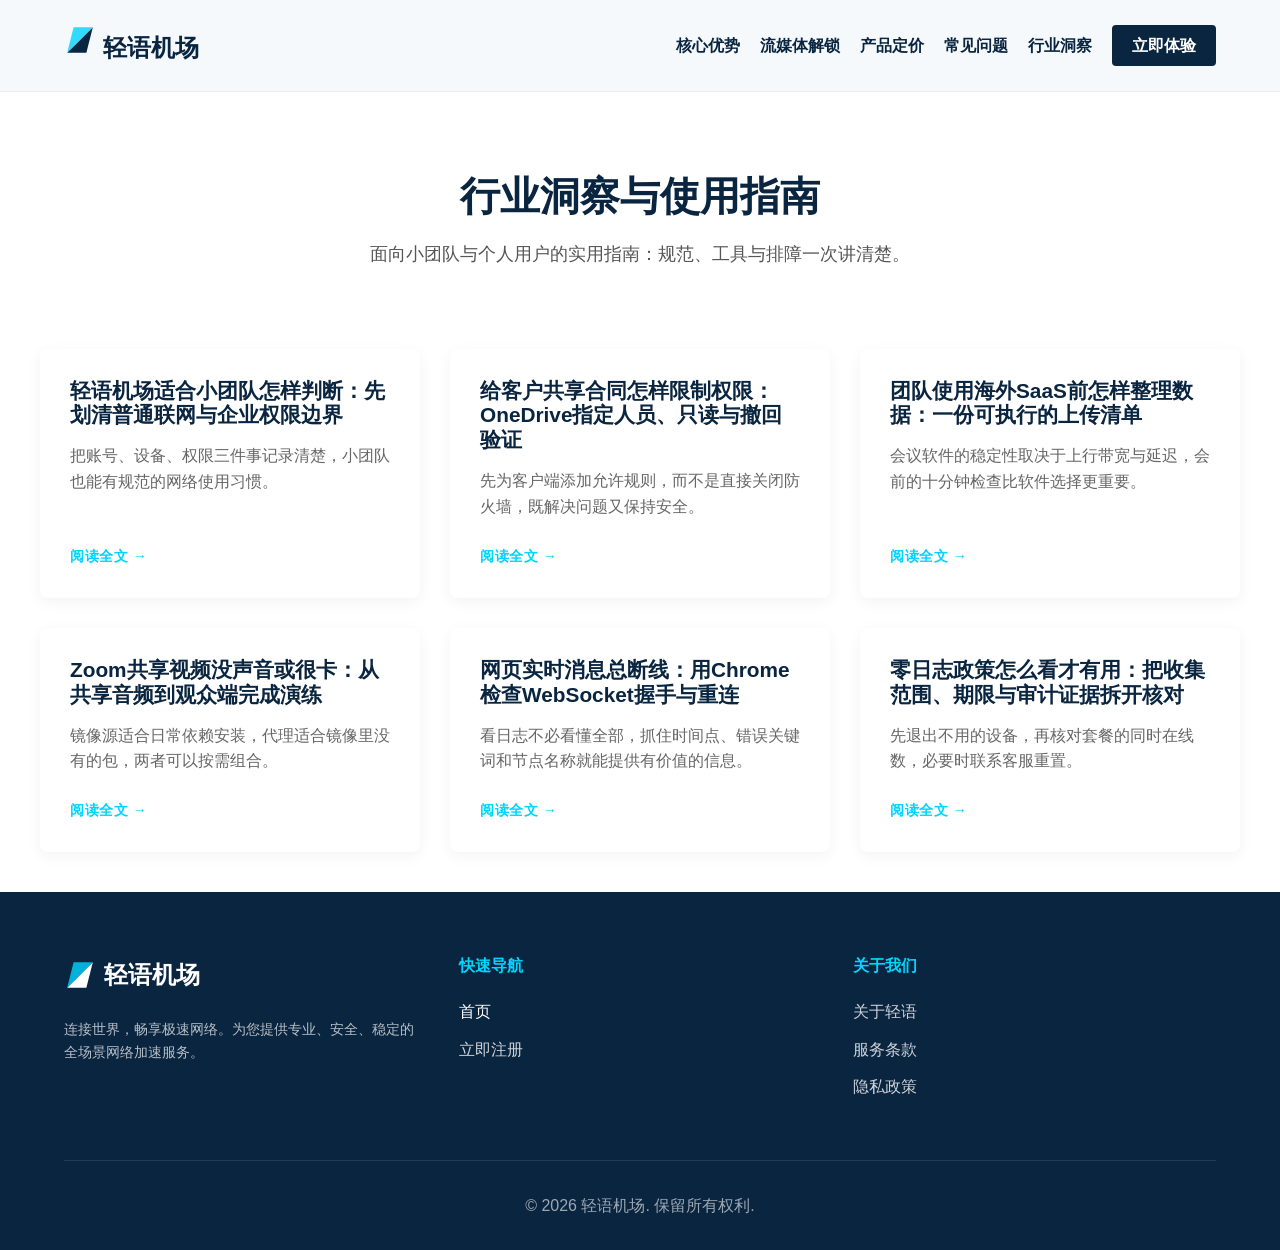
<file: industry-insights.html>
<!DOCTYPE html>

<html lang="zh-CN">
<head>
<meta charset="utf-8"/>
<meta content="width=device-width, initial-scale=1.0" name="viewport"/>
<title>行业洞察：办公规范、会议工具与排障技巧 - 轻语机场</title>
<meta content="轻语机场行业洞察：小团队办公网络规范、视频会议软件选择、防火墙冲突、npm 与 pip 加速、客户端日志读法与设备数超限处理。" name="description"/>
<link href="style.css" rel="stylesheet"/>
<style>
        .hub-header {
            text-align: center;
            padding: 80px 20px 40px;
        }
        .hub-header h1 {
            font-size: 2.5rem;
            color: var(--primary-blue);
            margin-bottom: 20px;
        }
        .hub-header p {
            font-size: 1.1rem;
            color: #555;
            max-width: 800px;
            margin: 0 auto;
        }
        .articles-grid {
            display: grid;
            grid-template-columns: repeat(auto-fill, minmax(300px, 1fr));
            gap: 30px;
            padding: 40px 0;
        }
        .article-card {
            background: #fff;
            border-radius: 8px;
            box-shadow: 0 4px 15px rgba(0,0,0,0.05);
            padding: 30px;
            transition: transform 0.3s ease, box-shadow 0.3s ease;
            display: flex;
            flex-direction: column;
        }
        .article-card:hover {
            transform: translateY(-5px);
            box-shadow: 0 10px 25px rgba(0,0,0,0.1);
        }
        .article-card h3 {
            font-size: 1.3rem;
            margin-bottom: 15px;
            color: var(--primary-blue);
        }
        .article-card p {
            color: #666;
            margin-bottom: 25px;
            line-height: 1.6;
            flex-grow: 1;
        }
        .article-card a.read-more {
            display: inline-block;
            font-weight: bold;
            color: var(--vibrant-cyan);
            text-decoration: none;
            text-transform: uppercase;
            font-size: 0.9rem;
            letter-spacing: 0.5px;
        }
        .article-card a.read-more:hover {
            text-decoration: underline;
        }
    </style>
  <link rel="canonical" href="https://qingyujichang.homes/industry-insights.html">
</head>
<body>
<header>
<a class="logo" href="index.html" style="text-decoration:none; color:inherit; display:inline-block; position:relative; z-index:100; cursor:pointer;">
<svg viewbox="0 0 100 100" xmlns="http://www.w3.org/2000/svg">
<path d="M10,90 L90,10 L70,90 Z" fill="#0a2540"></path>
<path d="M10,90 L90,10 L30,10 Z" fill="#00d4ff" opacity="0.8"></path>
</svg>
            轻语机场
        </a>
<input class="menu-toggle" id="mobile-menu-toggle" style="display:none;" type="checkbox"/>
<label class="menu-hamburger" for="mobile-menu-toggle">
<span></span><span></span><span></span>
</label>
<nav style="display:flex; gap: 20px; align-items: center;">
<a href="index.html#advantages" style="text-decoration:none; color:inherit; font-weight:bold;">核心优势</a>
<a href="index.html#streaming" style="text-decoration:none; color:inherit; font-weight:bold;">流媒体解锁</a>
<a href="index.html#pricing" style="text-decoration:none; color:inherit; font-weight:bold;">产品定价</a>
<a href="index.html#faq" style="text-decoration:none; color:inherit; font-weight:bold;">常见问题</a>
<a href="industry-insights.html" style="text-decoration:none; color:inherit; font-weight:bold;">行业洞察</a>
<a class="nav-cta" href="https://ww012.twilightaff.com/#/?code=A56DH1Af" rel="nofollow" target="_blank">立即体验</a>
</nav>
</header>
<div class="container">
<div class="hub-header">
<h1>行业洞察与使用指南</h1>
<p>面向小团队与个人用户的实用指南：规范、工具与排障一次讲清楚。</p>
</div>
<div class="articles-grid">
<div class="article-card">
<h3>轻语机场适合小团队怎样判断：先划清普通联网与企业权限边界</h3>
<p>把账号、设备、权限三件事记录清楚，小团队也能有规范的网络使用习惯。</p>
<a class="read-more" href="enterprise-network-solution.html">阅读全文 →</a>
</div>
<div class="article-card">
<h3>给客户共享合同怎样限制权限：OneDrive指定人员、只读与撤回验证</h3>
<p>先为客户端添加允许规则，而不是直接关闭防火墙，既解决问题又保持安全。</p>
<a class="read-more" href="smb-data-encryption.html">阅读全文 →</a>
</div>
<div class="article-card">
<h3>团队使用海外SaaS前怎样整理数据：一份可执行的上传清单</h3>
<p>会议软件的稳定性取决于上行带宽与延迟，会前的十分钟检查比软件选择更重要。</p>
<a class="read-more" href="global-business-compliance.html">阅读全文 →</a>
</div>
<div class="article-card">
<h3>Zoom共享视频没声音或很卡：从共享音频到观众端完成演练</h3>
<p>镜像源适合日常依赖安装，代理适合镜像里没有的包，两者可以按需组合。</p>
<a class="read-more" href="streaming-infrastructure.html">阅读全文 →</a>
</div>
<div class="article-card">
<h3>网页实时消息总断线：用Chrome检查WebSocket握手与重连</h3>
<p>看日志不必看懂全部，抓住时间点、错误关键词和节点名称就能提供有价值的信息。</p>
<a class="read-more" href="web3-connection-evolution.html">阅读全文 →</a>
</div>
<div class="article-card">
<h3>零日志政策怎么看才有用：把收集范围、期限与审计证据拆开核对</h3>
<p>先退出不用的设备，再核对套餐的同时在线数，必要时联系客服重置。</p>
<a class="read-more" href="zero-log-policy-importance.html">阅读全文 →</a>
</div>
</div>
</div>
<footer>
<div class="container">
<div class="footer-grid">
<div class="footer-col">
<a class="logo" href="index.html" style="text-decoration:none; color:var(--white); margin-bottom: 1.5rem;">
<svg viewbox="0 0 100 100" xmlns="http://www.w3.org/2000/svg">
<path d="M10,90 L90,10 L70,90 Z" fill="#ffffff"></path>
<path d="M10,90 L90,10 L30,10 Z" fill="#00d4ff" opacity="0.8"></path>
</svg>
                        轻语机场</a>
<p style="color: rgba(255,255,255,0.7); font-size: 0.9rem;">连接世界，畅享极速网络。为您提供专业、安全、稳定的全场景网络加速服务。</p>
</div>
<div class="footer-col">
<h4>快速导航</h4>
<ul class="footer-links">
<li><a href="index.html" style="text-decoration:none; color:inherit; display:inline-block; position:relative; z-index:100; cursor:pointer;">首页</a></li>
<li></li>
<li><a href="https://ww012.twilightaff.com/#/?code=A56DH1Af" rel="nofollow" target="_blank">立即注册</a></li>
</ul>
</div>
<div class="footer-col">
<h4>关于我们</h4>
<ul class="footer-links">
<li><a href="about.html">关于轻语</a></li>
<li><a href="terms.html">服务条款</a></li>
<li><a href="privacy.html">隐私政策</a></li>
</ul>
</div>
</div>
<div class="footer-bottom">
                © 2026 轻语机场. 保留所有权利.
            </div>
</div>
</footer>
</body>
</html>
</file>
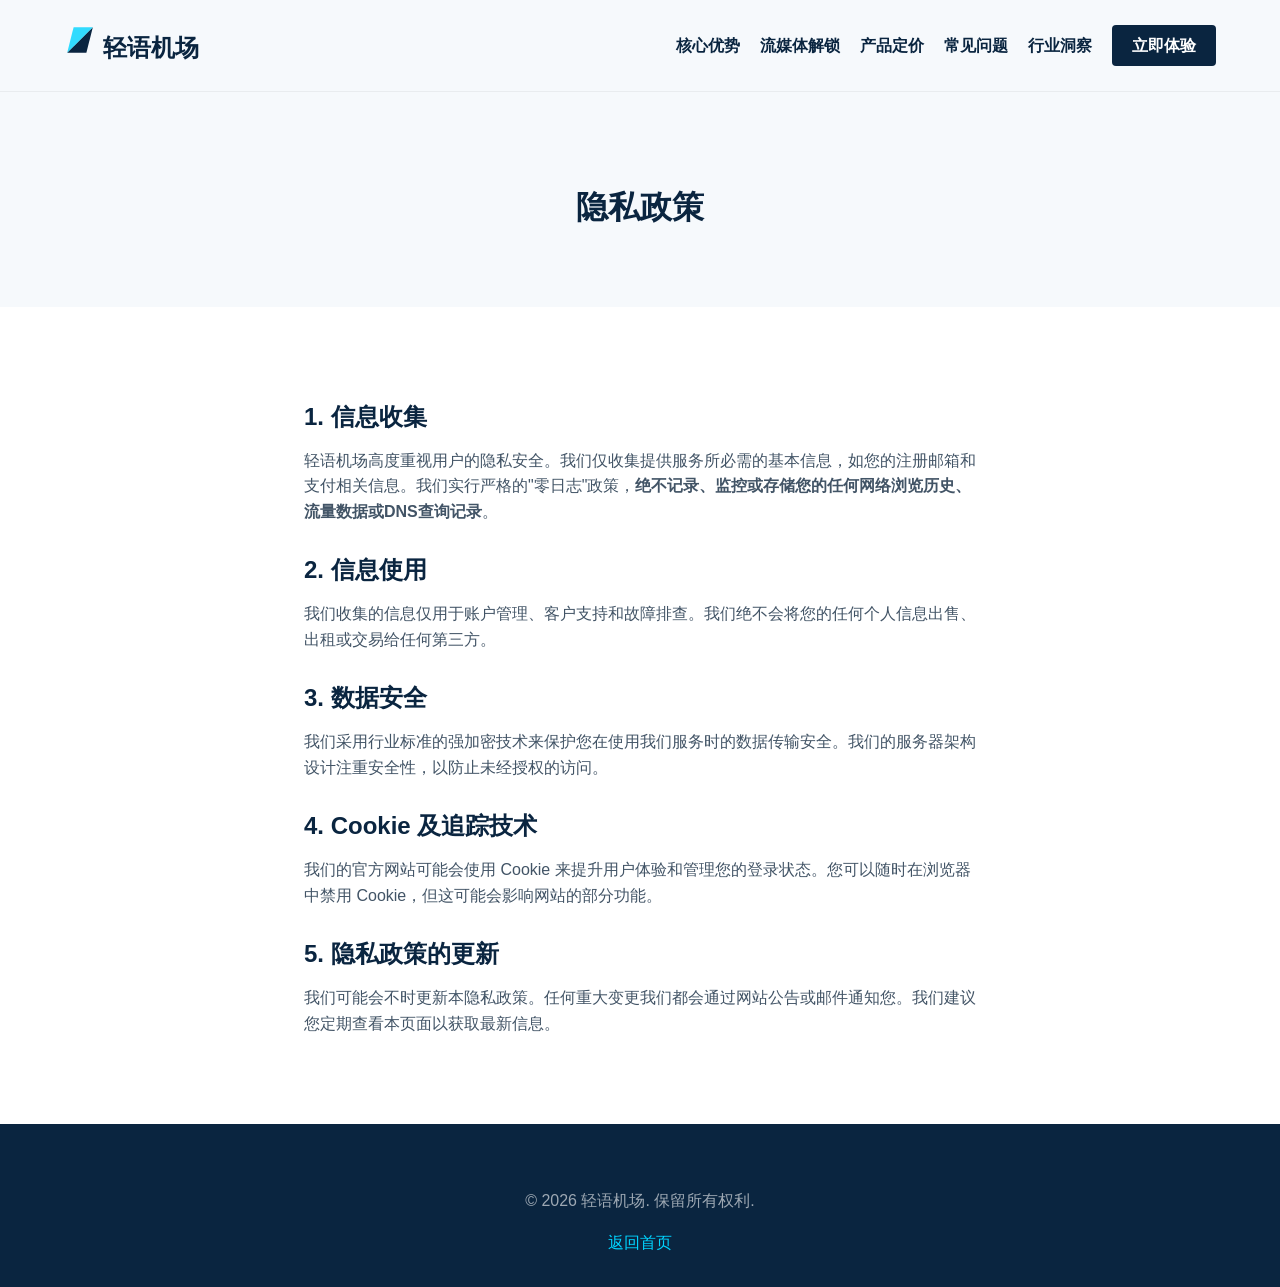
<file: privacy.html>
<!DOCTYPE html>
<html lang="zh-CN">
<head>
    <meta charset="UTF-8">
    <meta name="viewport" content="width=device-width, initial-scale=1.0">
    <title>隐私政策 - 轻语机场</title>
    <link rel="stylesheet" href="style.css">
  <link rel="canonical" href="https://qingyujichang.homes/privacy.html">
</head>
<body>
    <header>
        <a href="index.html" class="logo" style="text-decoration:none; color:inherit; display:inline-block; position:relative; z-index:100; cursor:pointer;">
            <svg viewBox="0 0 100 100" xmlns="http://www.w3.org/2000/svg">
                <path d="M10,90 L90,10 L70,90 Z" fill="#0a2540"/>
                <path d="M10,90 L90,10 L30,10 Z" fill="#00d4ff" opacity="0.8"/>
            </svg>
            轻语机场
        </a>
        
            <input type="checkbox" id="mobile-menu-toggle" class="menu-toggle" style="display:none;">
            <label for="mobile-menu-toggle" class="menu-hamburger">
                <span></span><span></span><span></span>
            </label>
            <nav style="display:flex; gap: 20px; align-items: center;">
<a href="index.html#advantages" style="text-decoration:none; color:inherit; font-weight:bold;">核心优势</a>
            <a href="index.html#streaming" style="text-decoration:none; color:inherit; font-weight:bold;">流媒体解锁</a>
            <a href="index.html#pricing" style="text-decoration:none; color:inherit; font-weight:bold;">产品定价</a>
            <a href="index.html#faq" style="text-decoration:none; color:inherit; font-weight:bold;">常见问题</a>
<a href="industry-insights.html" style="text-decoration:none; color:inherit; font-weight:bold;">行业洞察</a>
<a href="https://ww012.twilightaff.com/#/?code=A56DH1Af" rel="nofollow" target="_blank" class="nav-cta">立即体验</a>
</nav>
    </header>

    <div class="page-header">
        <h1>隐私政策</h1>
    </div>

    <div class="page-content">
        <h2>1. 信息收集</h2>
        <p>轻语机场高度重视用户的隐私安全。我们仅收集提供服务所必需的基本信息，如您的注册邮箱和支付相关信息。我们实行严格的"零日志"政策，<strong>绝不记录、监控或存储您的任何网络浏览历史、流量数据或DNS查询记录</strong>。</p>

        <h2>2. 信息使用</h2>
        <p>我们收集的信息仅用于账户管理、客户支持和故障排查。我们绝不会将您的任何个人信息出售、出租或交易给任何第三方。</p>

        <h2>3. 数据安全</h2>
        <p>我们采用行业标准的强加密技术来保护您在使用我们服务时的数据传输安全。我们的服务器架构设计注重安全性，以防止未经授权的访问。</p>

        <h2>4. Cookie 及追踪技术</h2>
        <p>我们的官方网站可能会使用 Cookie 来提升用户体验和管理您的登录状态。您可以随时在浏览器中禁用 Cookie，但这可能会影响网站的部分功能。</p>

        <h2>5. 隐私政策的更新</h2>
        <p>我们可能会不时更新本隐私政策。任何重大变更我们都会通过网站公告或邮件通知您。我们建议您定期查看本页面以获取最新信息。</p>
    </div>

    <footer>
        <div class="container">
            <div class="footer-bottom" style="border-top: none; padding-top: 0;">
                <p>&copy; 2026 轻语机场. 保留所有权利.</p>
                <p style="margin-top:1rem;"><a href="index.html" style="color:var(--vibrant-cyan);" style="text-decoration:none; color:inherit; display:inline-block; position:relative; z-index:100; cursor:pointer;">返回首页</a></p>
            </div>
        </div>
    </footer>
</body>
</html>
</file>
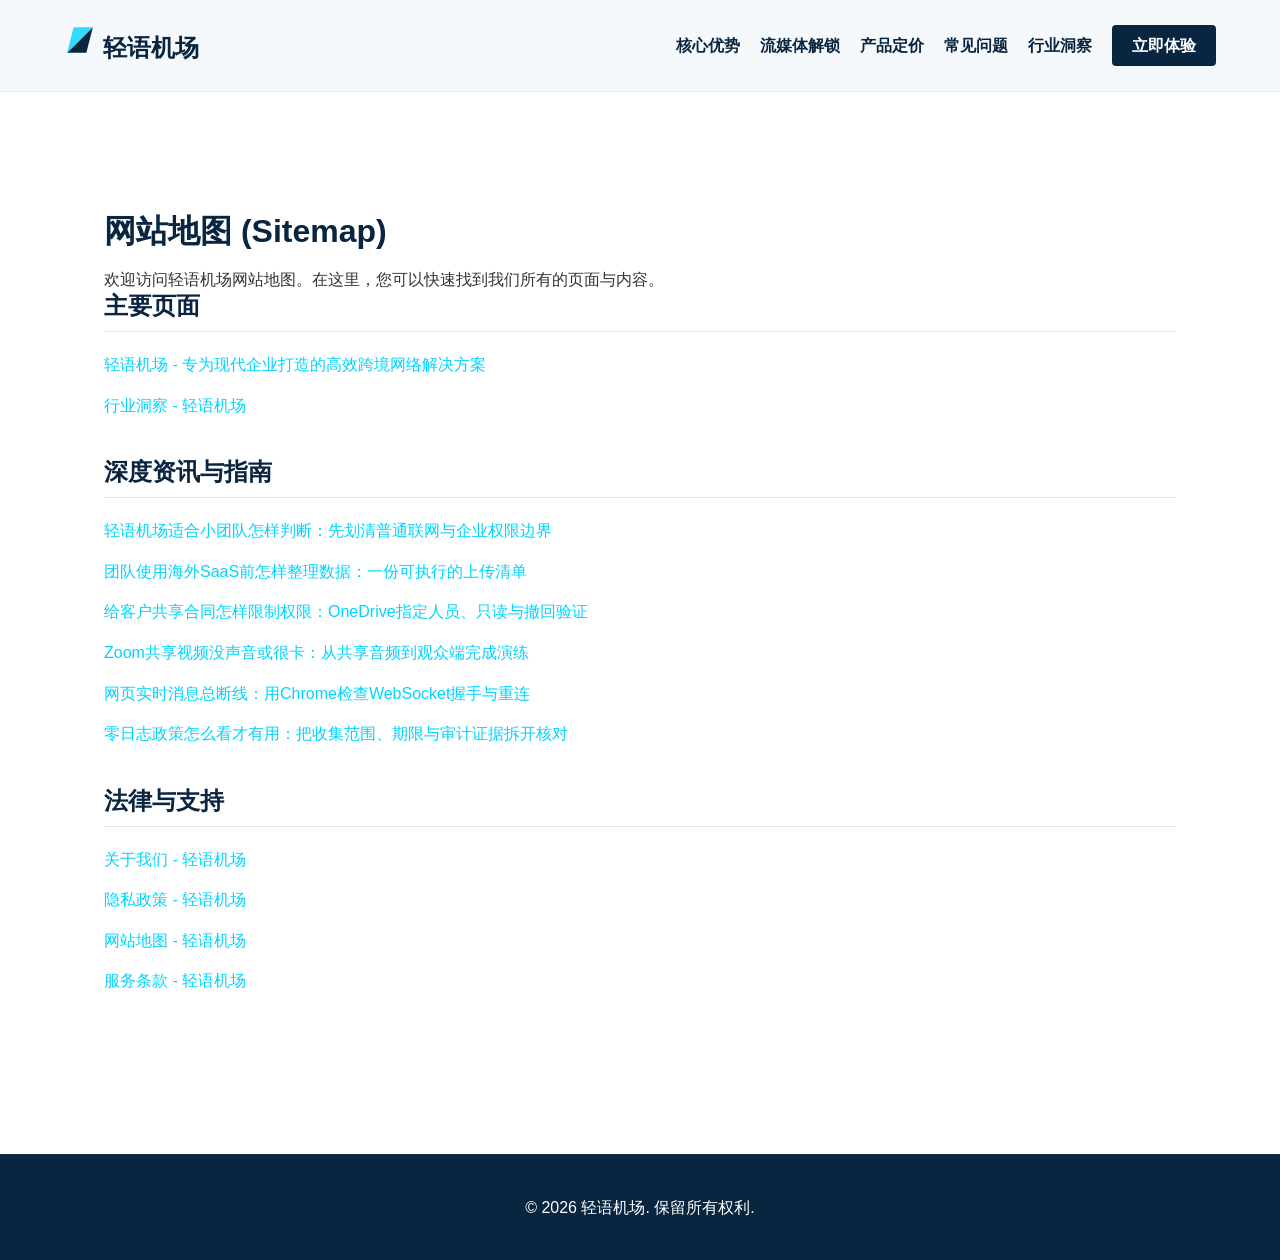
<file: sitemap.html>
<!DOCTYPE html>

<html lang="zh-CN">
<head>
<meta charset="utf-8"/>
<meta content="width=device-width, initial-scale=1.0" name="viewport"/>
<title>网站地图 - 轻语机场</title>
<link href="style.css" rel="stylesheet"/>
<style>
        .sitemap-container {
            padding: 120px 5%;
            min-height: 80vh;
            background-color: #fff;
            color: #333;
        }
        .sitemap-section {
            margin-bottom: 40px;
        }
        .sitemap-section h2 {
            border-bottom: 1px solid rgba(128,128,128,0.2);
            padding-bottom: 10px;
            margin-bottom: 20px;
        }
        .sitemap-list {
            list-style: none;
            padding-left: 0;
        }
        .sitemap-list li {
            margin-bottom: 15px;
        }
        .sitemap-list a {
            color: #00d4ff !important;
            text-decoration: none;
            font-size: 16px;
        }
        .sitemap-list a:hover {
            text-decoration: underline;
        }
    </style>
  <link rel="canonical" href="https://qingyujichang.homes/sitemap.html">
</head>
<body>
<header>
<a class="logo" href="index.html" style="text-decoration:none; color:inherit; display:inline-block; position:relative; z-index:100; cursor:pointer;">
<svg aria-label="轻语机场 Logo" role="img" viewbox="0 0 100 100" xmlns="http://www.w3.org/2000/svg">
<path d="M10,90 L90,10 L70,90 Z" fill="#0a2540"></path>
<path d="M10,90 L90,10 L30,10 Z" fill="#00d4ff" opacity="0.8"></path>
</svg>
            轻语机场
        </a>
<input class="menu-toggle" id="mobile-menu-toggle" style="display:none;" type="checkbox"/>
<label class="menu-hamburger" for="mobile-menu-toggle">
<span></span><span></span><span></span>
</label>
<nav style="display:flex; gap: 20px; align-items: center;">
<a href="index.html#advantages" style="text-decoration:none; color:inherit; font-weight:bold;">核心优势</a>
<a href="index.html#streaming" style="text-decoration:none; color:inherit; font-weight:bold;">流媒体解锁</a>
<a href="index.html#pricing" style="text-decoration:none; color:inherit; font-weight:bold;">产品定价</a>
<a href="index.html#faq" style="text-decoration:none; color:inherit; font-weight:bold;">常见问题</a>
<a href="industry-insights.html" style="text-decoration:none; color:inherit; font-weight:bold;">行业洞察</a>
<a class="nav-cta" href="https://ww012.twilightaff.com/#/?code=A56DH1Af" rel="nofollow" target="_blank">立即体验</a>
</nav>
</header>
<div class="sitemap-container container">
<h1>网站地图 (Sitemap)</h1>
<p>欢迎访问轻语机场网站地图。在这里，您可以快速找到我们所有的页面与内容。</p>
<div class="sitemap-section">
<h2>主要页面</h2>
<ul class="sitemap-list">
<li><a href="index.html" style="text-decoration:none; color:inherit; display:inline-block; position:relative; z-index:100; cursor:pointer;">轻语机场 - 专为现代企业打造的高效跨境网络解决方案</a></li>
<li><a href="industry-insights.html">行业洞察 - 轻语机场</a></li>
</ul>
</div>
<div class="sitemap-section">
<h2>深度资讯与指南</h2>
<ul class="sitemap-list">
<li><a href="enterprise-network-solution.html">轻语机场适合小团队怎样判断：先划清普通联网与企业权限边界</a></li>
<li><a href="global-business-compliance.html">团队使用海外SaaS前怎样整理数据：一份可执行的上传清单</a></li>
<li><a href="smb-data-encryption.html">给客户共享合同怎样限制权限：OneDrive指定人员、只读与撤回验证</a></li>
<li><a href="streaming-infrastructure.html">Zoom共享视频没声音或很卡：从共享音频到观众端完成演练</a></li>
<li><a href="web3-connection-evolution.html">网页实时消息总断线：用Chrome检查WebSocket握手与重连</a></li>
<li><a href="zero-log-policy-importance.html">零日志政策怎么看才有用：把收集范围、期限与审计证据拆开核对</a></li>
</ul>
</div>
<div class="sitemap-section">
<h2>法律与支持</h2>
<ul class="sitemap-list">
<li><a href="about.html">关于我们 - 轻语机场</a></li>
<li><a href="privacy.html">隐私政策 - 轻语机场</a></li>
<li><a href="sitemap.html">网站地图 - 轻语机场</a></li>
<li><a href="terms.html">服务条款 - 轻语机场</a></li>
</ul>
</div>
</div>
<footer style="padding: 40px 5%; text-align: center; border-top: 1px solid rgba(128,128,128,0.1);">
        © 2026 轻语机场. 保留所有权利.
    </footer>
</body>
</html>
</file>
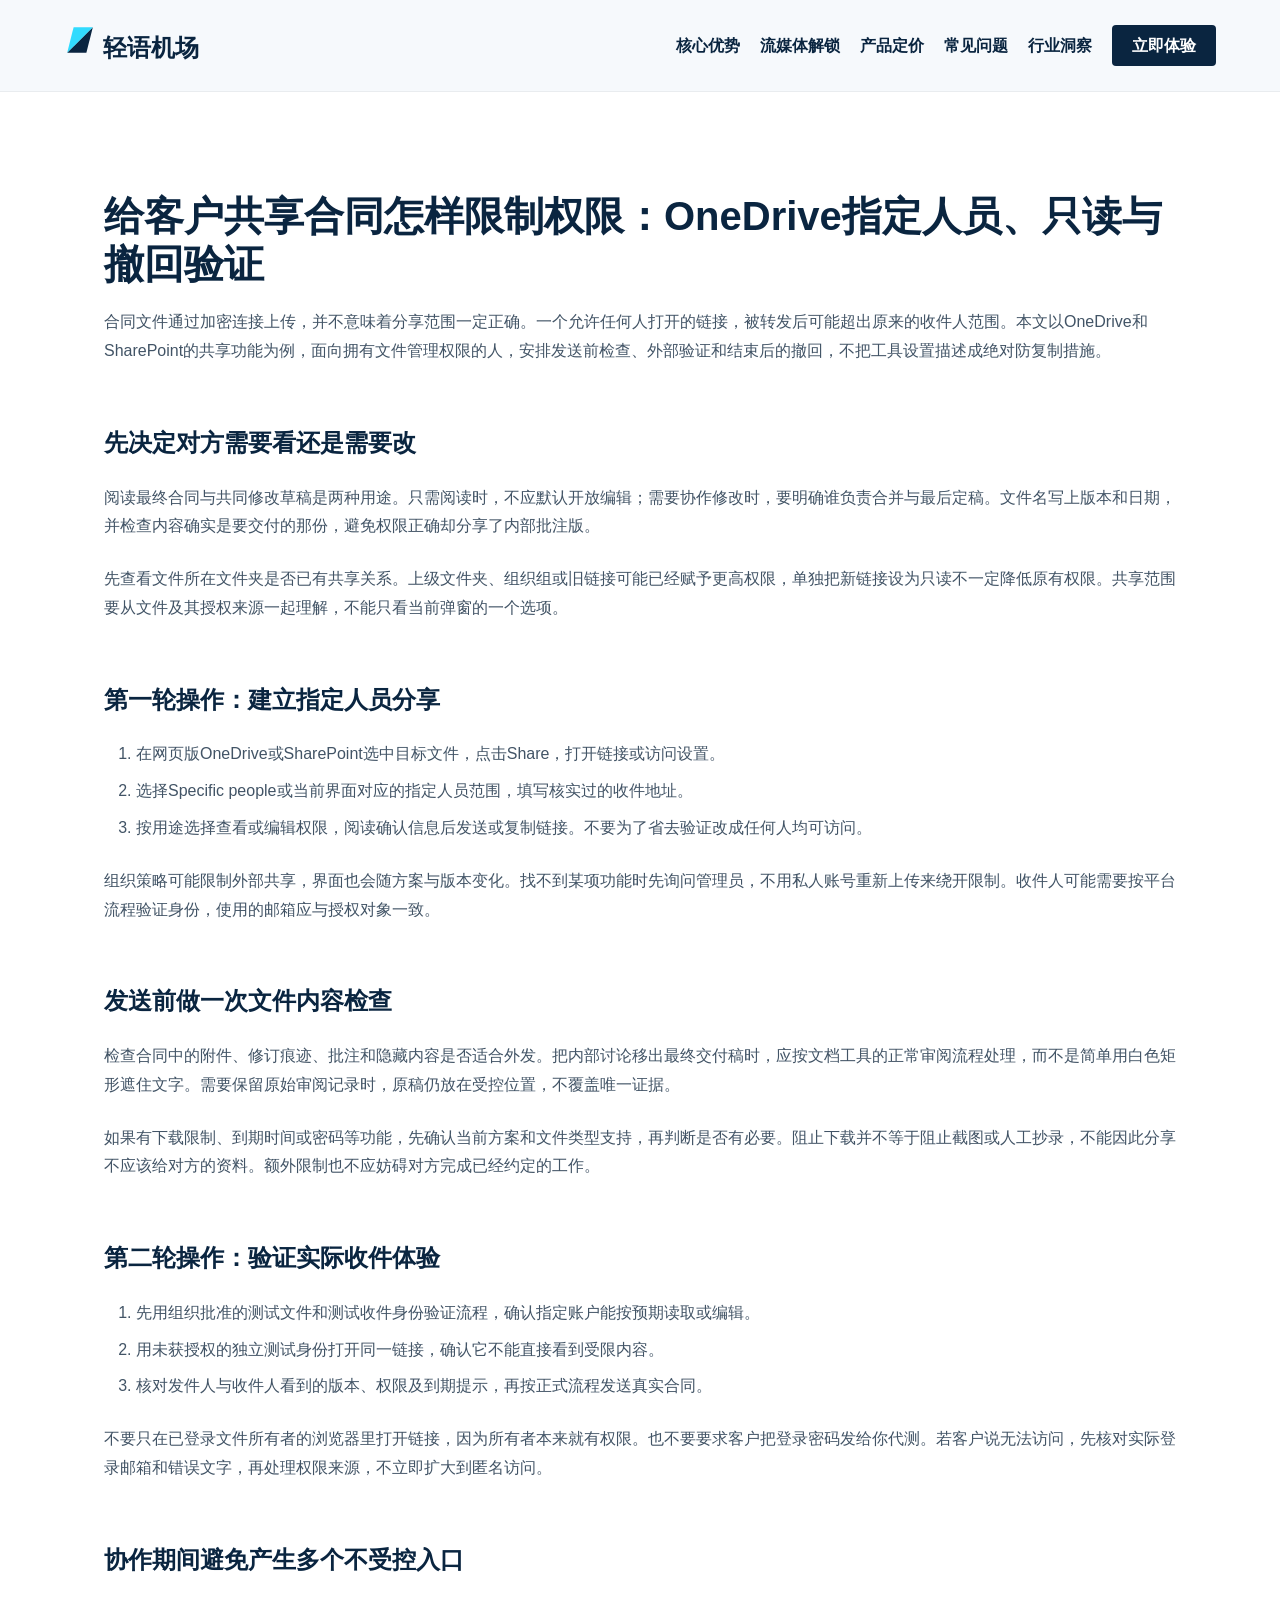
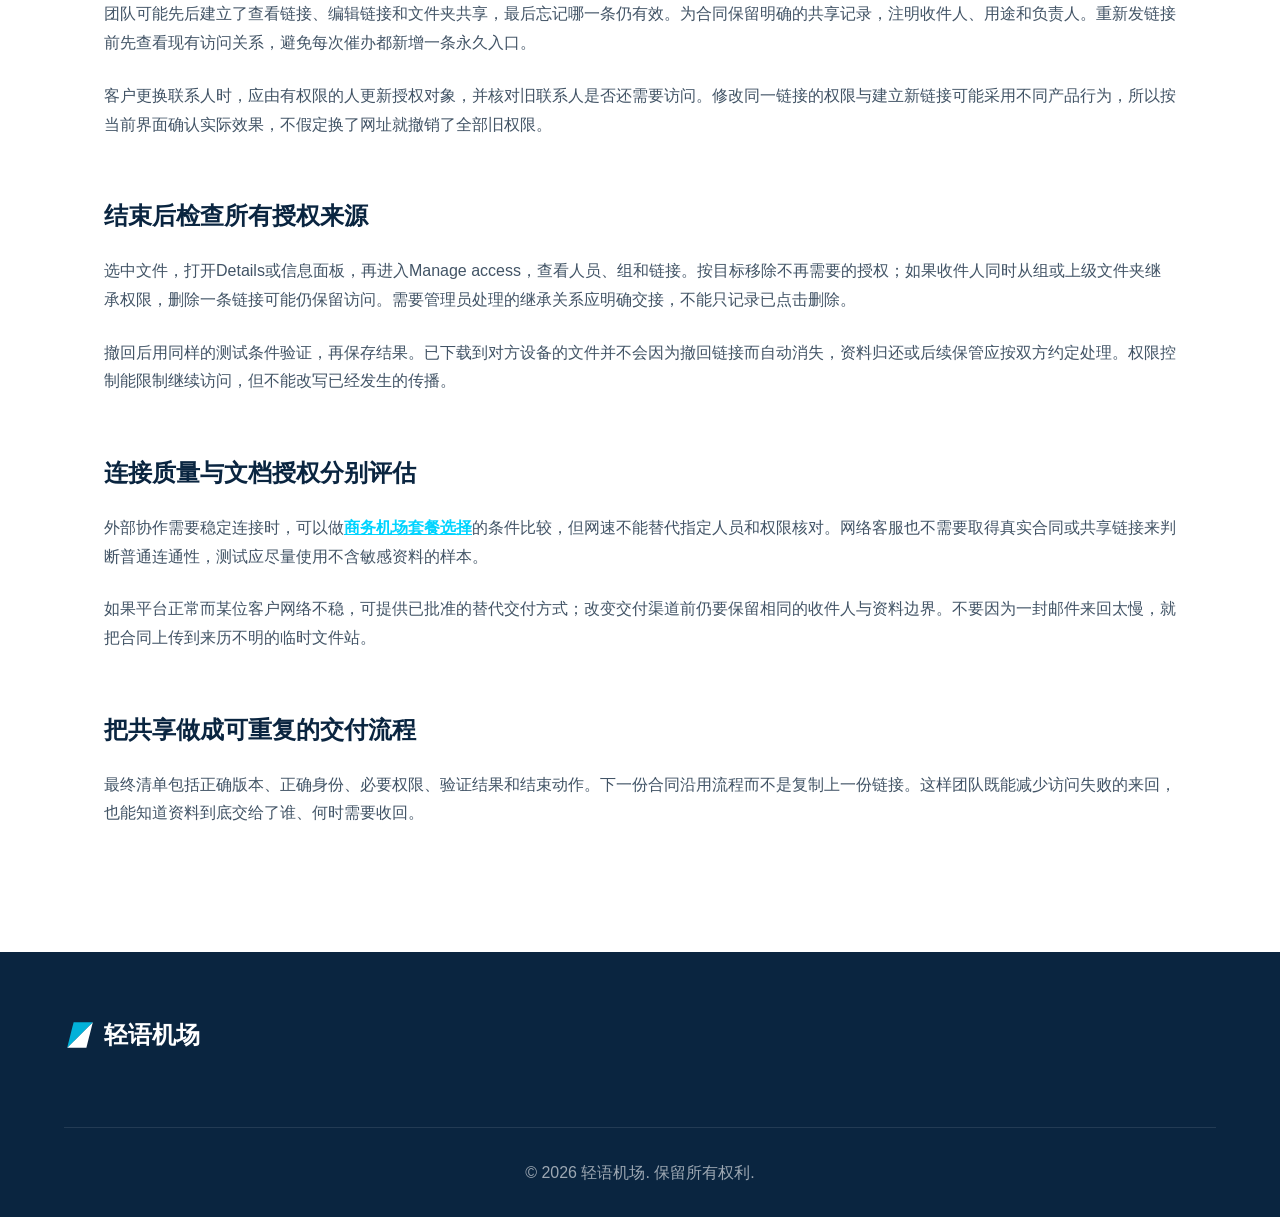
<file: smb-data-encryption.html>
<!DOCTYPE html>

<html lang="zh-CN">
<head>
<meta charset="utf-8"/>
<meta content="width=device-width, initial-scale=1.0" name="viewport"/>
<title>给客户共享合同怎样限制权限：OneDrive指定人员、只读与撤回验证</title>
<meta content="使用OneDrive或SharePoint分享合同前核对收件人和权限，验证外部访问，并在结束后检查所有授权来源。" name="description"/>
<link href="style.css" rel="stylesheet"/>
  <link rel="canonical" href="https://qingyujichang.homes/smb-data-encryption.html">
</head>
<body>
<header>
<a class="logo" href="index.html" style="text-decoration:none; color:inherit; display:inline-block; position:relative; z-index:100; cursor:pointer;">
<svg viewbox="0 0 100 100" xmlns="http://www.w3.org/2000/svg">
<path d="M10,90 L90,10 L70,90 Z" fill="#0a2540"></path>
<path d="M10,90 L90,10 L30,10 Z" fill="#00d4ff" opacity="0.8"></path>
</svg>
            轻语机场
        </a>
<input class="menu-toggle" id="mobile-menu-toggle" style="display:none;" type="checkbox"/>
<label class="menu-hamburger" for="mobile-menu-toggle">
<span></span><span></span><span></span>
</label>
<nav style="display:flex; gap: 20px; align-items: center;">
<a href="index.html#advantages" style="text-decoration:none; color:inherit; font-weight:bold;">核心优势</a>
<a href="index.html#streaming" style="text-decoration:none; color:inherit; font-weight:bold;">流媒体解锁</a>
<a href="index.html#pricing" style="text-decoration:none; color:inherit; font-weight:bold;">产品定价</a>
<a href="index.html#faq" style="text-decoration:none; color:inherit; font-weight:bold;">常见问题</a>
<a href="industry-insights.html" style="text-decoration:none; color:inherit; font-weight:bold;">行业洞察</a>
<a class="nav-cta" href="https://ww012.twilightaff.com/#/?code=A56DH1Af" rel="nofollow" target="_blank">立即体验</a>
</nav>
</header>
<div class="article-content container" style="padding: 100px 5%; line-height: 1.8;"><h1 style="font-size: 2.5rem; color: #0a2540; margin-bottom: 20px;">给客户共享合同怎样限制权限：OneDrive指定人员、只读与撤回验证</h1><div data-swc-article-body="2026-11-16"><p>合同文件通过加密连接上传，并不意味着分享范围一定正确。一个允许任何人打开的链接，被转发后可能超出原来的收件人范围。本文以OneDrive和SharePoint的共享功能为例，面向拥有文件管理权限的人，安排发送前检查、外部验证和结束后的撤回，不把工具设置描述成绝对防复制措施。</p>
<h2>先决定对方需要看还是需要改</h2>
<p>阅读最终合同与共同修改草稿是两种用途。只需阅读时，不应默认开放编辑；需要协作修改时，要明确谁负责合并与最后定稿。文件名写上版本和日期，并检查内容确实是要交付的那份，避免权限正确却分享了内部批注版。</p>
<p>先查看文件所在文件夹是否已有共享关系。上级文件夹、组织组或旧链接可能已经赋予更高权限，单独把新链接设为只读不一定降低原有权限。共享范围要从文件及其授权来源一起理解，不能只看当前弹窗的一个选项。</p>
<h2>第一轮操作：建立指定人员分享</h2>
<ol><li>在网页版OneDrive或SharePoint选中目标文件，点击Share，打开链接或访问设置。</li><li>选择Specific people或当前界面对应的指定人员范围，填写核实过的收件地址。</li><li>按用途选择查看或编辑权限，阅读确认信息后发送或复制链接。不要为了省去验证改成任何人均可访问。</li></ol>
<p>组织策略可能限制外部共享，界面也会随方案与版本变化。找不到某项功能时先询问管理员，不用私人账号重新上传来绕开限制。收件人可能需要按平台流程验证身份，使用的邮箱应与授权对象一致。</p>
<h2>发送前做一次文件内容检查</h2>
<p>检查合同中的附件、修订痕迹、批注和隐藏内容是否适合外发。把内部讨论移出最终交付稿时，应按文档工具的正常审阅流程处理，而不是简单用白色矩形遮住文字。需要保留原始审阅记录时，原稿仍放在受控位置，不覆盖唯一证据。</p>
<p>如果有下载限制、到期时间或密码等功能，先确认当前方案和文件类型支持，再判断是否有必要。阻止下载并不等于阻止截图或人工抄录，不能因此分享不应该给对方的资料。额外限制也不应妨碍对方完成已经约定的工作。</p>
<h2>第二轮操作：验证实际收件体验</h2>
<ol><li>先用组织批准的测试文件和测试收件身份验证流程，确认指定账户能按预期读取或编辑。</li><li>用未获授权的独立测试身份打开同一链接，确认它不能直接看到受限内容。</li><li>核对发件人与收件人看到的版本、权限及到期提示，再按正式流程发送真实合同。</li></ol>
<p>不要只在已登录文件所有者的浏览器里打开链接，因为所有者本来就有权限。也不要要求客户把登录密码发给你代测。若客户说无法访问，先核对实际登录邮箱和错误文字，再处理权限来源，不立即扩大到匿名访问。</p>
<h2>协作期间避免产生多个不受控入口</h2>
<p>团队可能先后建立了查看链接、编辑链接和文件夹共享，最后忘记哪一条仍有效。为合同保留明确的共享记录，注明收件人、用途和负责人。重新发链接前先查看现有访问关系，避免每次催办都新增一条永久入口。</p>
<p>客户更换联系人时，应由有权限的人更新授权对象，并核对旧联系人是否还需要访问。修改同一链接的权限与建立新链接可能采用不同产品行为，所以按当前界面确认实际效果，不假定换了网址就撤销了全部旧权限。</p>
<h2>结束后检查所有授权来源</h2>
<p>选中文件，打开Details或信息面板，再进入Manage access，查看人员、组和链接。按目标移除不再需要的授权；如果收件人同时从组或上级文件夹继承权限，删除一条链接可能仍保留访问。需要管理员处理的继承关系应明确交接，不能只记录已点击删除。</p>
<p>撤回后用同样的测试条件验证，再保存结果。已下载到对方设备的文件并不会因为撤回链接而自动消失，资料归还或后续保管应按双方约定处理。权限控制能限制继续访问，但不能改写已经发生的传播。</p>
<h2>连接质量与文档授权分别评估</h2>
<p>外部协作需要稳定连接时，可以做<a href="https://dajichang.mom/">商务机场套餐选择</a>的条件比较，但网速不能替代指定人员和权限核对。网络客服也不需要取得真实合同或共享链接来判断普通连通性，测试应尽量使用不含敏感资料的样本。</p>
<p>如果平台正常而某位客户网络不稳，可提供已批准的替代交付方式；改变交付渠道前仍要保留相同的收件人与资料边界。不要因为一封邮件来回太慢，就把合同上传到来历不明的临时文件站。</p>
<h2>把共享做成可重复的交付流程</h2>
<p>最终清单包括正确版本、正确身份、必要权限、验证结果和结束动作。下一份合同沿用流程而不是复制上一份链接。这样团队既能减少访问失败的来回，也能知道资料到底交给了谁、何时需要收回。</p></div></div>
<footer>
<div class="container">
<div class="footer-grid">
<div class="footer-col">
<a class="logo" href="index.html" style="text-decoration:none; color:var(--white); margin-bottom: 1.5rem;">
<svg viewbox="0 0 100 100" xmlns="http://www.w3.org/2000/svg">
<path d="M10,90 L90,10 L70,90 Z" fill="#ffffff"></path>
<path d="M10,90 L90,10 L30,10 Z" fill="#00d4ff" opacity="0.8"></path>
</svg>
                        轻语机场</a>
</div>
</div>
<div class="footer-bottom">© 2026 轻语机场. 保留所有权利.</div>
</div>
</footer>
</body>
</html>
</file>
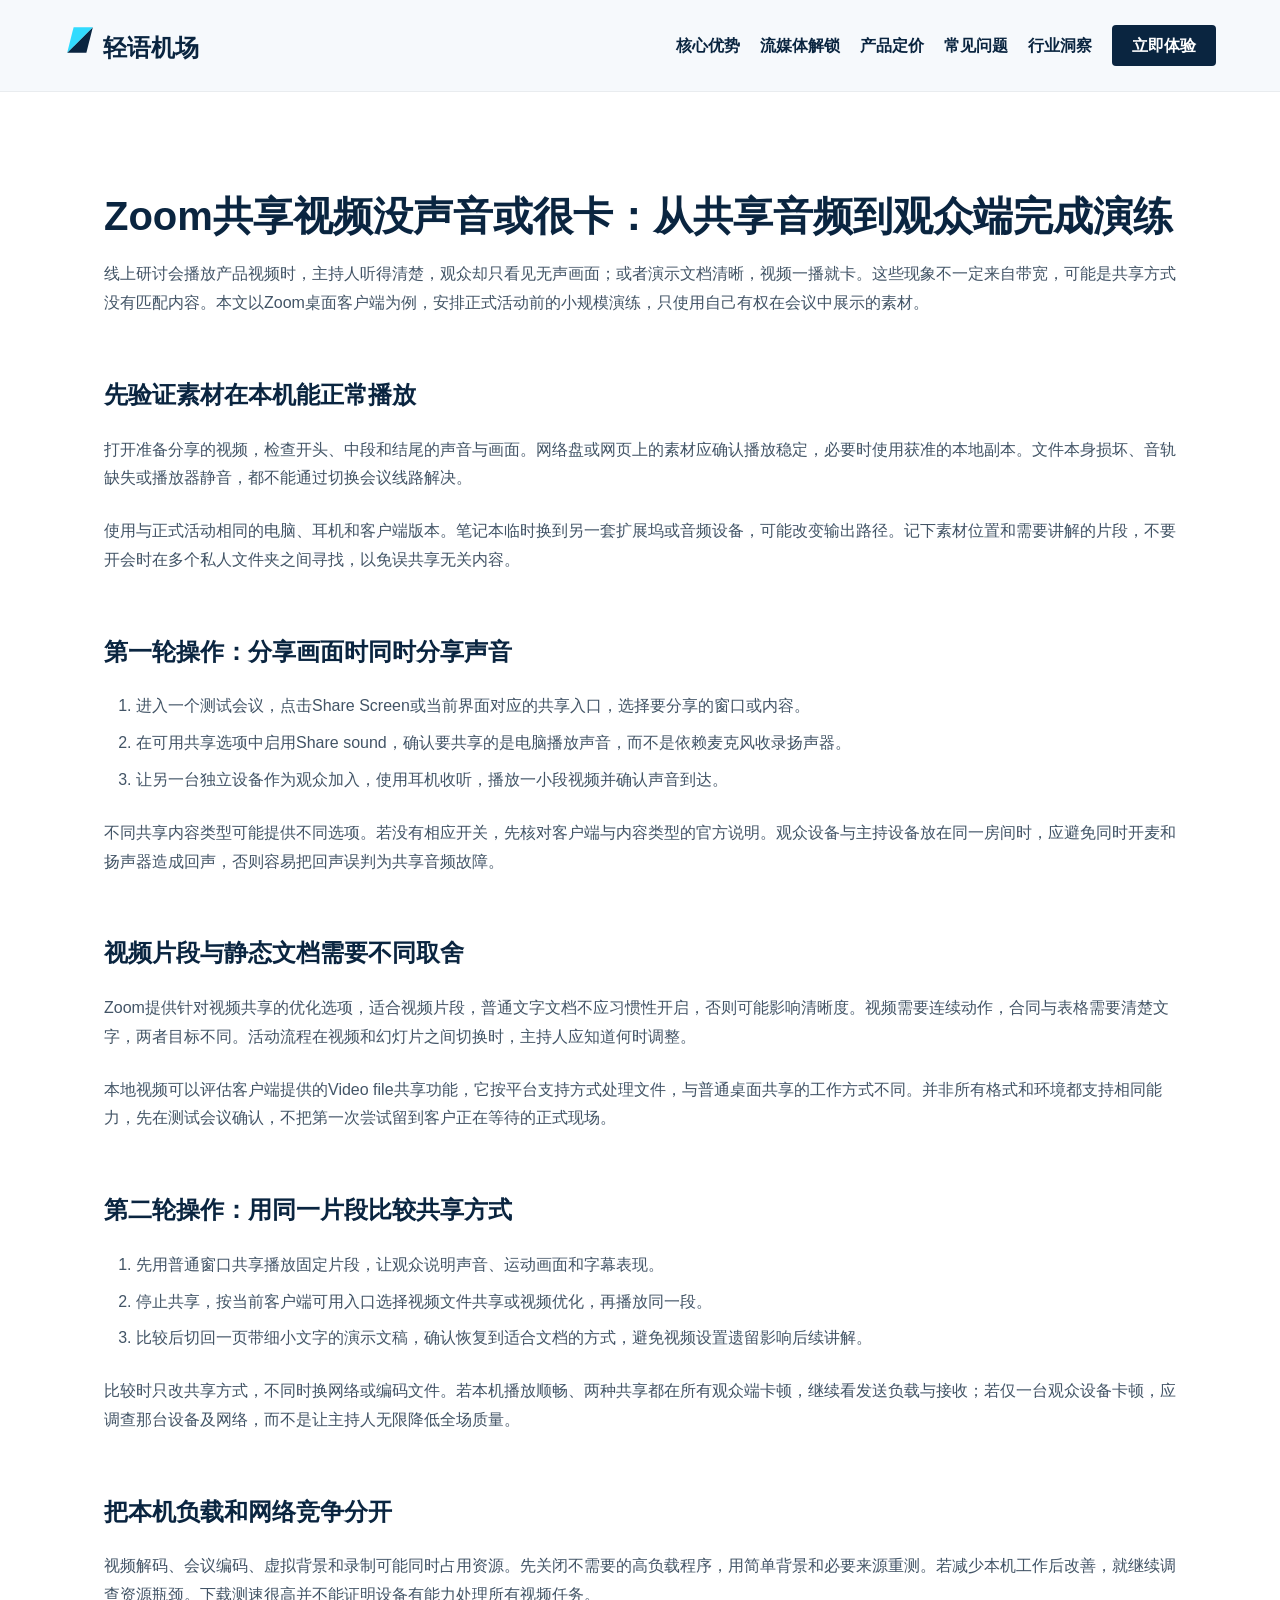
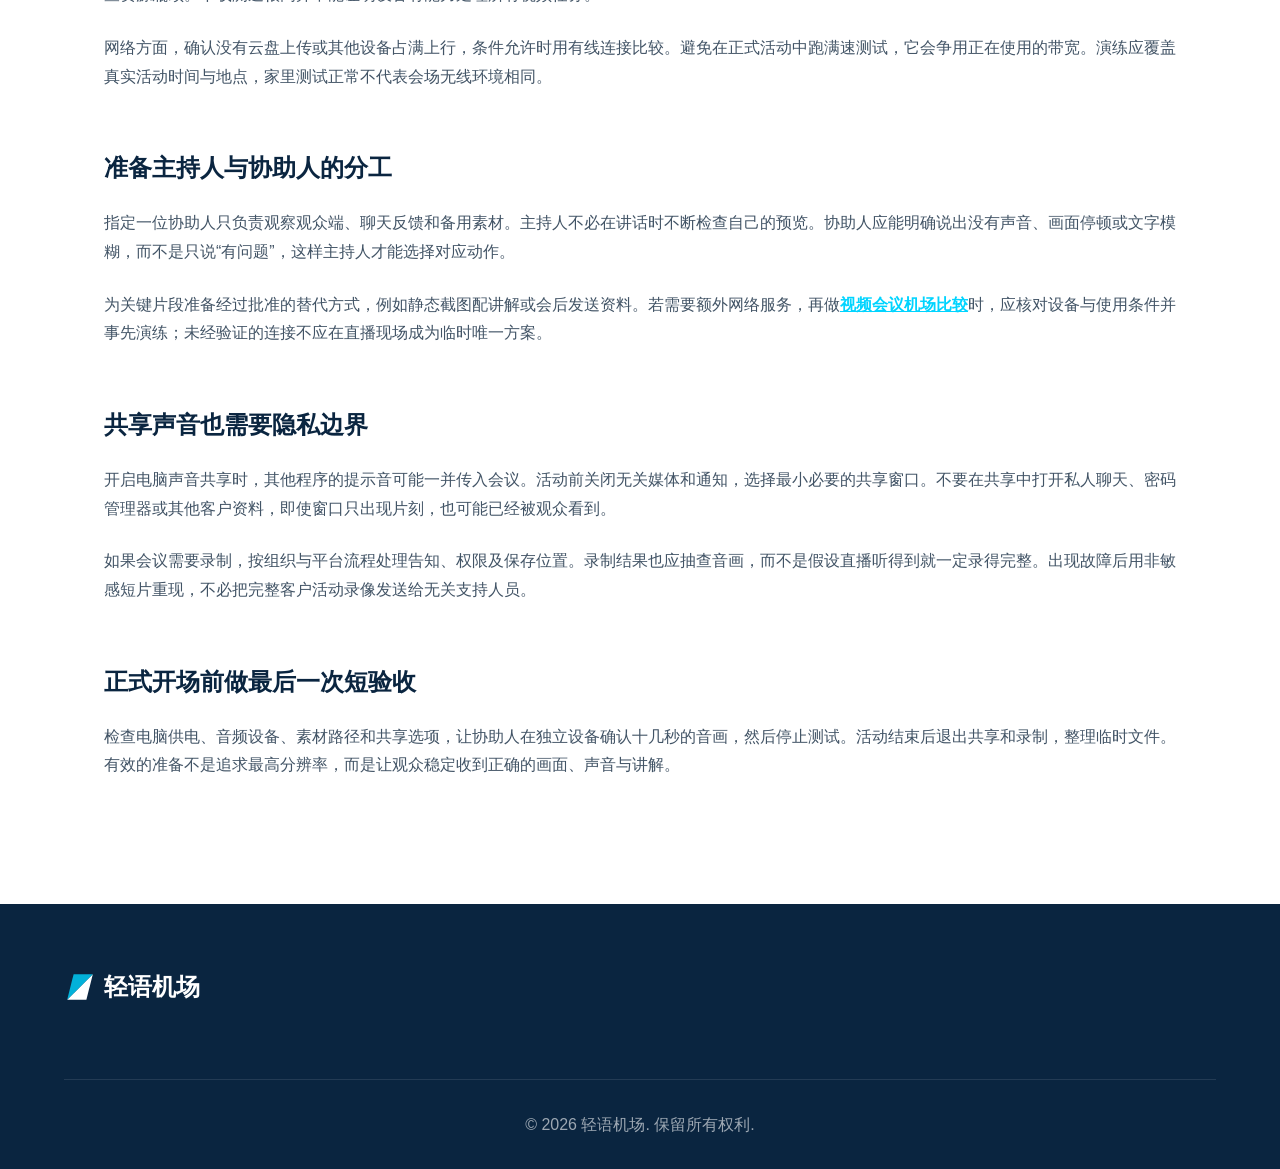
<file: streaming-infrastructure.html>
<!DOCTYPE html>

<html lang="zh-CN">
<head>
<meta charset="utf-8"/>
<meta content="width=device-width, initial-scale=1.0" name="viewport"/>
<title>Zoom共享视频没声音或很卡：从共享音频到观众端完成演练</title>
<meta content="分开处理本地播放、共享设置和网络接收，使用Zoom视频共享与Share sound选项验证研讨会中的音画表现。" name="description"/>
<link href="style.css" rel="stylesheet"/>
  <link rel="canonical" href="https://qingyujichang.homes/streaming-infrastructure.html">
</head>
<body>
<header>
<a class="logo" href="index.html" style="text-decoration:none; color:inherit; display:inline-block; position:relative; z-index:100; cursor:pointer;">
<svg viewbox="0 0 100 100" xmlns="http://www.w3.org/2000/svg">
<path d="M10,90 L90,10 L70,90 Z" fill="#0a2540"></path>
<path d="M10,90 L90,10 L30,10 Z" fill="#00d4ff" opacity="0.8"></path>
</svg>
            轻语机场
        </a>
<input class="menu-toggle" id="mobile-menu-toggle" style="display:none;" type="checkbox"/>
<label class="menu-hamburger" for="mobile-menu-toggle">
<span></span><span></span><span></span>
</label>
<nav style="display:flex; gap: 20px; align-items: center;">
<a href="index.html#advantages" style="text-decoration:none; color:inherit; font-weight:bold;">核心优势</a>
<a href="index.html#streaming" style="text-decoration:none; color:inherit; font-weight:bold;">流媒体解锁</a>
<a href="index.html#pricing" style="text-decoration:none; color:inherit; font-weight:bold;">产品定价</a>
<a href="index.html#faq" style="text-decoration:none; color:inherit; font-weight:bold;">常见问题</a>
<a href="industry-insights.html" style="text-decoration:none; color:inherit; font-weight:bold;">行业洞察</a>
<a class="nav-cta" href="https://ww012.twilightaff.com/#/?code=A56DH1Af" rel="nofollow" target="_blank">立即体验</a>
</nav>
</header>
<div class="article-content container" style="padding: 100px 5%; line-height: 1.8;"><h1 style="font-size: 2.5rem; color: #0a2540; margin-bottom: 20px;">Zoom共享视频没声音或很卡：从共享音频到观众端完成演练</h1><div data-swc-article-body="2026-11-16"><p>线上研讨会播放产品视频时，主持人听得清楚，观众却只看见无声画面；或者演示文档清晰，视频一播就卡。这些现象不一定来自带宽，可能是共享方式没有匹配内容。本文以Zoom桌面客户端为例，安排正式活动前的小规模演练，只使用自己有权在会议中展示的素材。</p>
<h2>先验证素材在本机能正常播放</h2>
<p>打开准备分享的视频，检查开头、中段和结尾的声音与画面。网络盘或网页上的素材应确认播放稳定，必要时使用获准的本地副本。文件本身损坏、音轨缺失或播放器静音，都不能通过切换会议线路解决。</p>
<p>使用与正式活动相同的电脑、耳机和客户端版本。笔记本临时换到另一套扩展坞或音频设备，可能改变输出路径。记下素材位置和需要讲解的片段，不要开会时在多个私人文件夹之间寻找，以免误共享无关内容。</p>
<h2>第一轮操作：分享画面时同时分享声音</h2>
<ol><li>进入一个测试会议，点击Share Screen或当前界面对应的共享入口，选择要分享的窗口或内容。</li><li>在可用共享选项中启用Share sound，确认要共享的是电脑播放声音，而不是依赖麦克风收录扬声器。</li><li>让另一台独立设备作为观众加入，使用耳机收听，播放一小段视频并确认声音到达。</li></ol>
<p>不同共享内容类型可能提供不同选项。若没有相应开关，先核对客户端与内容类型的官方说明。观众设备与主持设备放在同一房间时，应避免同时开麦和扬声器造成回声，否则容易把回声误判为共享音频故障。</p>
<h2>视频片段与静态文档需要不同取舍</h2>
<p>Zoom提供针对视频共享的优化选项，适合视频片段，普通文字文档不应习惯性开启，否则可能影响清晰度。视频需要连续动作，合同与表格需要清楚文字，两者目标不同。活动流程在视频和幻灯片之间切换时，主持人应知道何时调整。</p>
<p>本地视频可以评估客户端提供的Video file共享功能，它按平台支持方式处理文件，与普通桌面共享的工作方式不同。并非所有格式和环境都支持相同能力，先在测试会议确认，不把第一次尝试留到客户正在等待的正式现场。</p>
<h2>第二轮操作：用同一片段比较共享方式</h2>
<ol><li>先用普通窗口共享播放固定片段，让观众说明声音、运动画面和字幕表现。</li><li>停止共享，按当前客户端可用入口选择视频文件共享或视频优化，再播放同一段。</li><li>比较后切回一页带细小文字的演示文稿，确认恢复到适合文档的方式，避免视频设置遗留影响后续讲解。</li></ol>
<p>比较时只改共享方式，不同时换网络或编码文件。若本机播放顺畅、两种共享都在所有观众端卡顿，继续看发送负载与接收；若仅一台观众设备卡顿，应调查那台设备及网络，而不是让主持人无限降低全场质量。</p>
<h2>把本机负载和网络竞争分开</h2>
<p>视频解码、会议编码、虚拟背景和录制可能同时占用资源。先关闭不需要的高负载程序，用简单背景和必要来源重测。若减少本机工作后改善，就继续调查资源瓶颈。下载测速很高并不能证明设备有能力处理所有视频任务。</p>
<p>网络方面，确认没有云盘上传或其他设备占满上行，条件允许时用有线连接比较。避免在正式活动中跑满速测试，它会争用正在使用的带宽。演练应覆盖真实活动时间与地点，家里测试正常不代表会场无线环境相同。</p>
<h2>准备主持人与协助人的分工</h2>
<p>指定一位协助人只负责观察观众端、聊天反馈和备用素材。主持人不必在讲话时不断检查自己的预览。协助人应能明确说出没有声音、画面停顿或文字模糊，而不是只说“有问题”，这样主持人才能选择对应动作。</p>
<p>为关键片段准备经过批准的替代方式，例如静态截图配讲解或会后发送资料。若需要额外网络服务，再做<a href="https://dajichang.mom/">视频会议机场比较</a>时，应核对设备与使用条件并事先演练；未经验证的连接不应在直播现场成为临时唯一方案。</p>
<h2>共享声音也需要隐私边界</h2>
<p>开启电脑声音共享时，其他程序的提示音可能一并传入会议。活动前关闭无关媒体和通知，选择最小必要的共享窗口。不要在共享中打开私人聊天、密码管理器或其他客户资料，即使窗口只出现片刻，也可能已经被观众看到。</p>
<p>如果会议需要录制，按组织与平台流程处理告知、权限及保存位置。录制结果也应抽查音画，而不是假设直播听得到就一定录得完整。出现故障后用非敏感短片重现，不必把完整客户活动录像发送给无关支持人员。</p>
<h2>正式开场前做最后一次短验收</h2>
<p>检查电脑供电、音频设备、素材路径和共享选项，让协助人在独立设备确认十几秒的音画，然后停止测试。活动结束后退出共享和录制，整理临时文件。有效的准备不是追求最高分辨率，而是让观众稳定收到正确的画面、声音与讲解。</p></div></div>
<footer>
<div class="container">
<div class="footer-grid">
<div class="footer-col">
<a class="logo" href="index.html" style="text-decoration:none; color:var(--white); margin-bottom: 1.5rem;">
<svg viewbox="0 0 100 100" xmlns="http://www.w3.org/2000/svg">
<path d="M10,90 L90,10 L70,90 Z" fill="#ffffff"></path>
<path d="M10,90 L90,10 L30,10 Z" fill="#00d4ff" opacity="0.8"></path>
</svg>
                        轻语机场</a>
</div>
</div>
<div class="footer-bottom">© 2026 轻语机场. 保留所有权利.</div>
</div>
</footer>
</body>
</html>
</file>
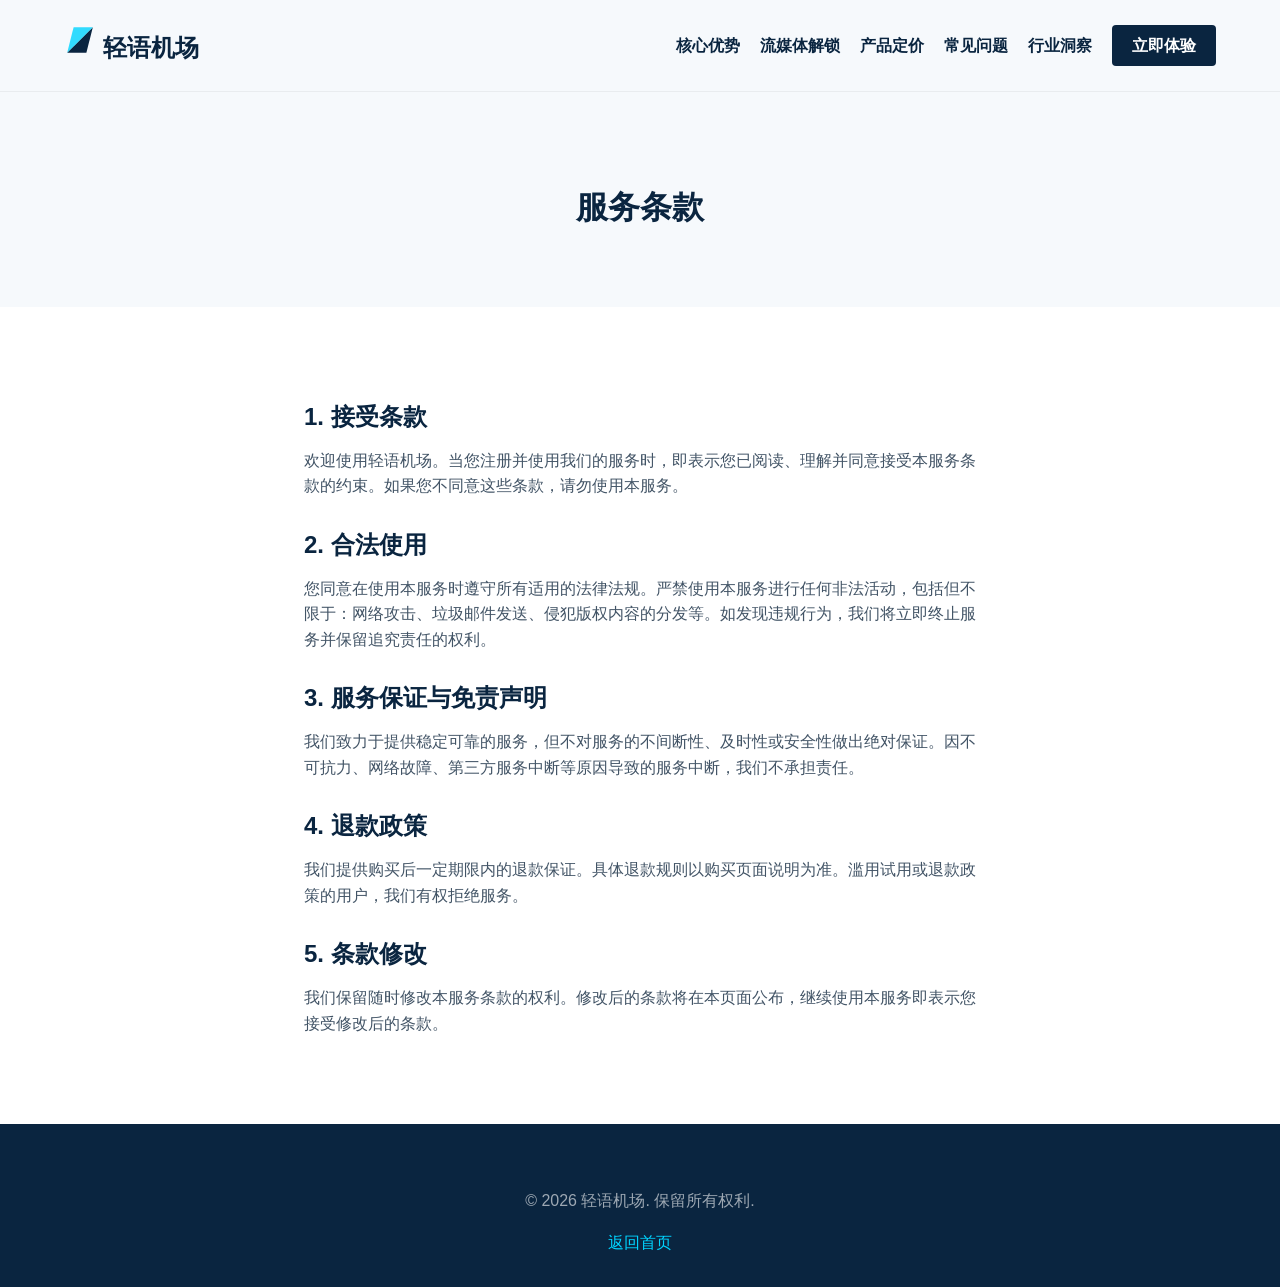
<file: terms.html>
<!DOCTYPE html>
<html lang="zh-CN">
<head>
    <meta charset="UTF-8">
    <meta name="viewport" content="width=device-width, initial-scale=1.0">
    <title>服务条款 - 轻语机场</title>
    <link rel="stylesheet" href="style.css">
  <link rel="canonical" href="https://qingyujichang.homes/terms.html">
</head>
<body>
    <header>
        <a href="index.html" class="logo" style="text-decoration:none; color:inherit; display:inline-block; position:relative; z-index:100; cursor:pointer;">
            <svg viewBox="0 0 100 100" xmlns="http://www.w3.org/2000/svg">
                <path d="M10,90 L90,10 L70,90 Z" fill="#0a2540"/>
                <path d="M10,90 L90,10 L30,10 Z" fill="#00d4ff" opacity="0.8"/>
            </svg>
            轻语机场
        </a>
        
            <input type="checkbox" id="mobile-menu-toggle" class="menu-toggle" style="display:none;">
            <label for="mobile-menu-toggle" class="menu-hamburger">
                <span></span><span></span><span></span>
            </label>
            <nav style="display:flex; gap: 20px; align-items: center;">
<a href="index.html#advantages" style="text-decoration:none; color:inherit; font-weight:bold;">核心优势</a>
            <a href="index.html#streaming" style="text-decoration:none; color:inherit; font-weight:bold;">流媒体解锁</a>
            <a href="index.html#pricing" style="text-decoration:none; color:inherit; font-weight:bold;">产品定价</a>
            <a href="index.html#faq" style="text-decoration:none; color:inherit; font-weight:bold;">常见问题</a>
<a href="industry-insights.html" style="text-decoration:none; color:inherit; font-weight:bold;">行业洞察</a>
<a href="https://ww012.twilightaff.com/#/?code=A56DH1Af" rel="nofollow" target="_blank" class="nav-cta">立即体验</a>
</nav>
    </header>

    <div class="page-header">
        <h1>服务条款</h1>
    </div>

    <div class="page-content">
        <h2>1. 接受条款</h2>
        <p>欢迎使用轻语机场。当您注册并使用我们的服务时，即表示您已阅读、理解并同意接受本服务条款的约束。如果您不同意这些条款，请勿使用本服务。</p>

        <h2>2. 合法使用</h2>
        <p>您同意在使用本服务时遵守所有适用的法律法规。严禁使用本服务进行任何非法活动，包括但不限于：网络攻击、垃圾邮件发送、侵犯版权内容的分发等。如发现违规行为，我们将立即终止服务并保留追究责任的权利。</p>

        <h2>3. 服务保证与免责声明</h2>
        <p>我们致力于提供稳定可靠的服务，但不对服务的不间断性、及时性或安全性做出绝对保证。因不可抗力、网络故障、第三方服务中断等原因导致的服务中断，我们不承担责任。</p>

        <h2>4. 退款政策</h2>
        <p>我们提供购买后一定期限内的退款保证。具体退款规则以购买页面说明为准。滥用试用或退款政策的用户，我们有权拒绝服务。</p>

        <h2>5. 条款修改</h2>
        <p>我们保留随时修改本服务条款的权利。修改后的条款将在本页面公布，继续使用本服务即表示您接受修改后的条款。</p>
    </div>

    <footer>
        <div class="container">
            <div class="footer-bottom" style="border-top: none; padding-top: 0;">
                <p>&copy; 2026 轻语机场. 保留所有权利.</p>
                <p style="margin-top:1rem;"><a href="index.html" style="color:var(--vibrant-cyan);" style="text-decoration:none; color:inherit; display:inline-block; position:relative; z-index:100; cursor:pointer;">返回首页</a></p>
            </div>
        </div>
    </footer>
</body>
</html>
</file>
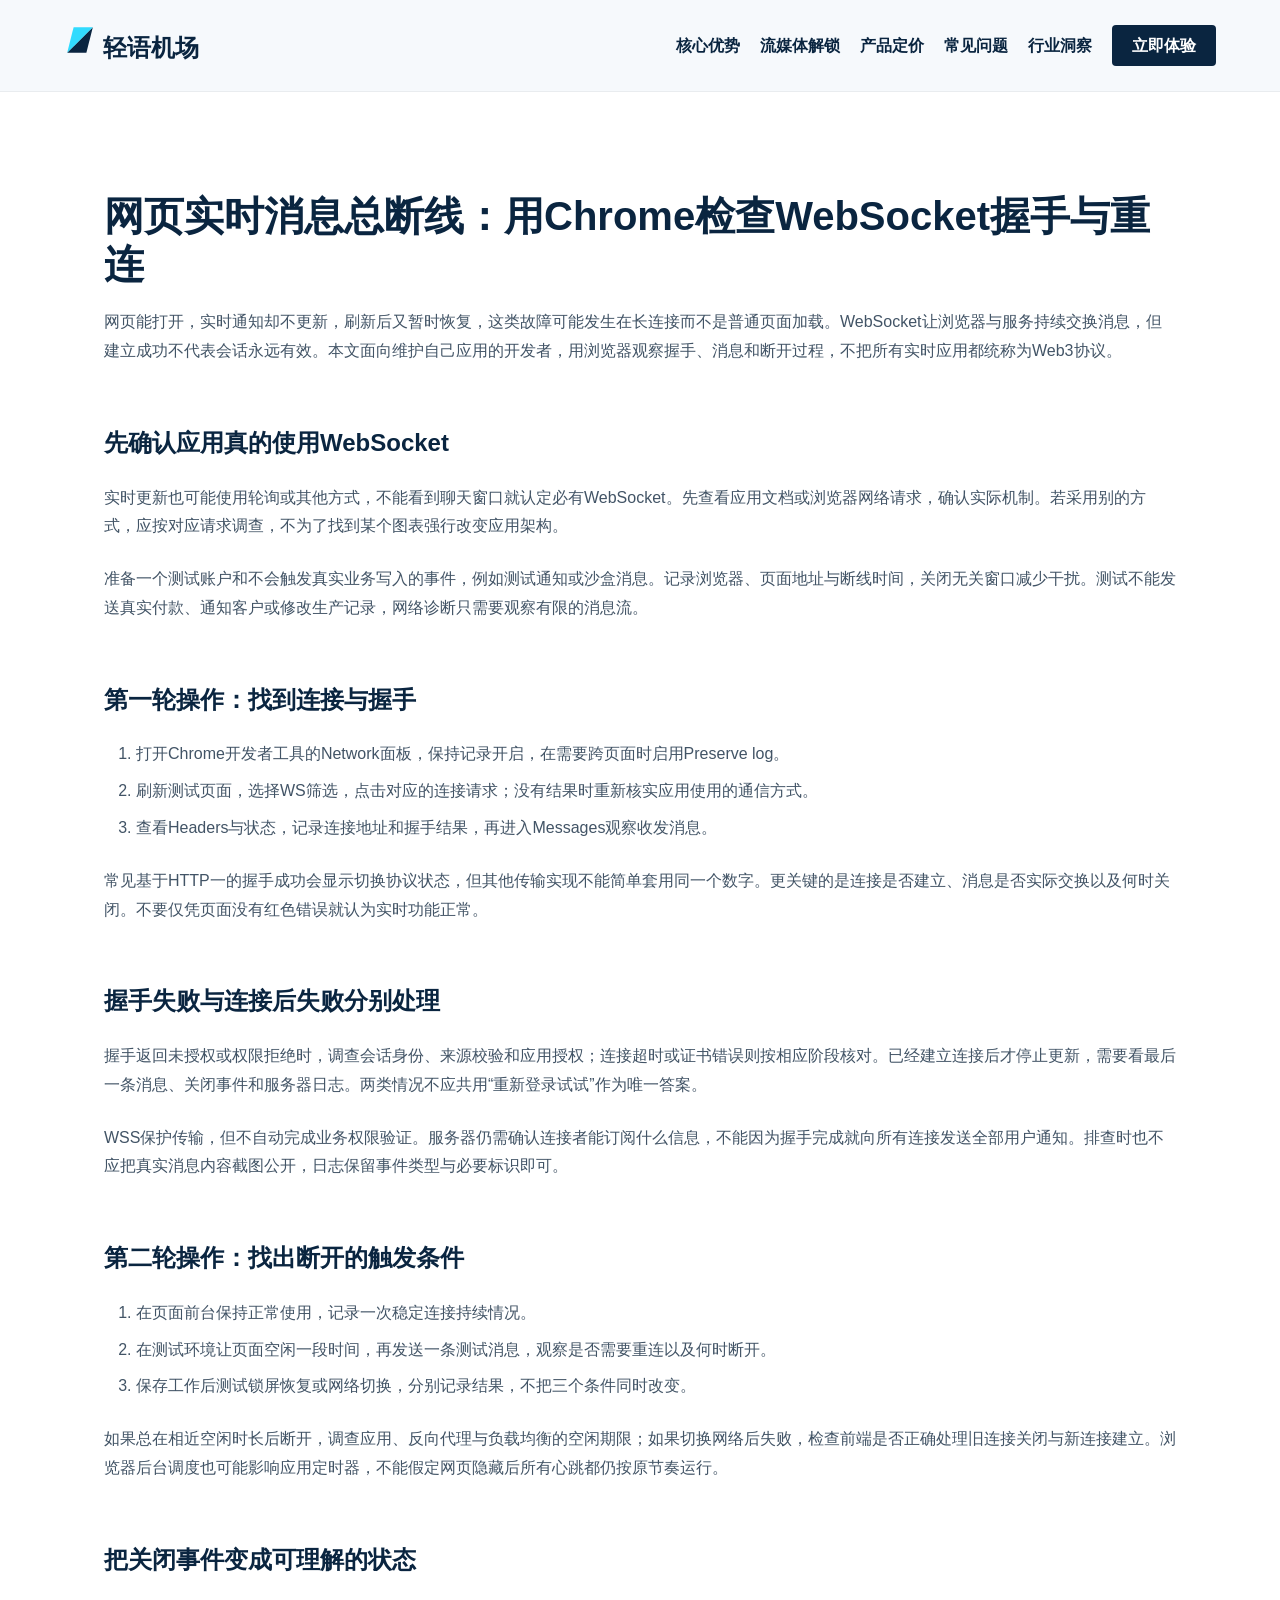
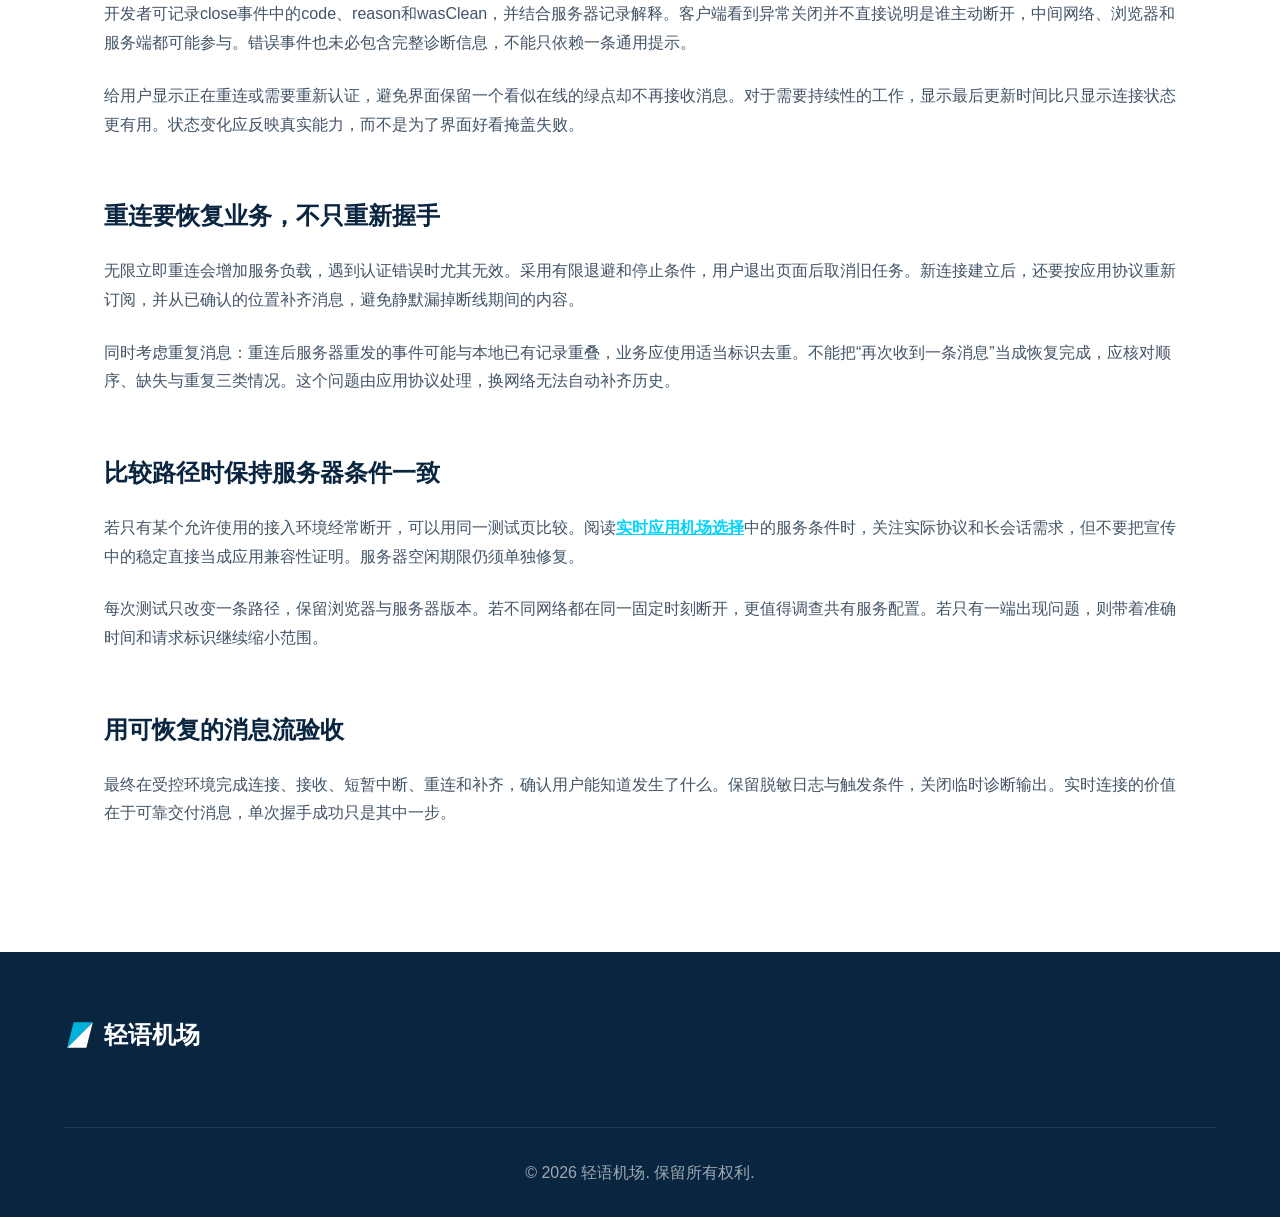
<file: web3-connection-evolution.html>
<!DOCTYPE html>

<html lang="zh-CN">
<head>
<meta charset="utf-8"/>
<meta content="width=device-width, initial-scale=1.0" name="viewport"/>
<title>网页实时消息总断线：用Chrome检查WebSocket握手与重连</title>
<meta content="从WebSocket请求、消息和关闭事件定位实时应用故障，区分认证、空闲超时与消息恢复，避免盲目无限重连。" name="description"/>
<link href="style.css" rel="stylesheet"/>
  <link rel="canonical" href="https://qingyujichang.homes/web3-connection-evolution.html">
</head>
<body>
<header>
<a class="logo" href="index.html" style="text-decoration:none; color:inherit; display:inline-block; position:relative; z-index:100; cursor:pointer;">
<svg viewbox="0 0 100 100" xmlns="http://www.w3.org/2000/svg">
<path d="M10,90 L90,10 L70,90 Z" fill="#0a2540"></path>
<path d="M10,90 L90,10 L30,10 Z" fill="#00d4ff" opacity="0.8"></path>
</svg>
            轻语机场
        </a>
<input class="menu-toggle" id="mobile-menu-toggle" style="display:none;" type="checkbox"/>
<label class="menu-hamburger" for="mobile-menu-toggle">
<span></span><span></span><span></span>
</label>
<nav style="display:flex; gap: 20px; align-items: center;">
<a href="index.html#advantages" style="text-decoration:none; color:inherit; font-weight:bold;">核心优势</a>
<a href="index.html#streaming" style="text-decoration:none; color:inherit; font-weight:bold;">流媒体解锁</a>
<a href="index.html#pricing" style="text-decoration:none; color:inherit; font-weight:bold;">产品定价</a>
<a href="index.html#faq" style="text-decoration:none; color:inherit; font-weight:bold;">常见问题</a>
<a href="industry-insights.html" style="text-decoration:none; color:inherit; font-weight:bold;">行业洞察</a>
<a class="nav-cta" href="https://ww012.twilightaff.com/#/?code=A56DH1Af" rel="nofollow" target="_blank">立即体验</a>
</nav>
</header>
<div class="article-content container" style="padding: 100px 5%; line-height: 1.8;"><h1 style="font-size: 2.5rem; color: #0a2540; margin-bottom: 20px;">网页实时消息总断线：用Chrome检查WebSocket握手与重连</h1><div data-swc-article-body="2026-11-16"><p>网页能打开，实时通知却不更新，刷新后又暂时恢复，这类故障可能发生在长连接而不是普通页面加载。WebSocket让浏览器与服务持续交换消息，但建立成功不代表会话永远有效。本文面向维护自己应用的开发者，用浏览器观察握手、消息和断开过程，不把所有实时应用都统称为Web3协议。</p>
<h2>先确认应用真的使用WebSocket</h2>
<p>实时更新也可能使用轮询或其他方式，不能看到聊天窗口就认定必有WebSocket。先查看应用文档或浏览器网络请求，确认实际机制。若采用别的方式，应按对应请求调查，不为了找到某个图表强行改变应用架构。</p>
<p>准备一个测试账户和不会触发真实业务写入的事件，例如测试通知或沙盒消息。记录浏览器、页面地址与断线时间，关闭无关窗口减少干扰。测试不能发送真实付款、通知客户或修改生产记录，网络诊断只需要观察有限的消息流。</p>
<h2>第一轮操作：找到连接与握手</h2>
<ol><li>打开Chrome开发者工具的Network面板，保持记录开启，在需要跨页面时启用Preserve log。</li><li>刷新测试页面，选择WS筛选，点击对应的连接请求；没有结果时重新核实应用使用的通信方式。</li><li>查看Headers与状态，记录连接地址和握手结果，再进入Messages观察收发消息。</li></ol>
<p>常见基于HTTP一的握手成功会显示切换协议状态，但其他传输实现不能简单套用同一个数字。更关键的是连接是否建立、消息是否实际交换以及何时关闭。不要仅凭页面没有红色错误就认为实时功能正常。</p>
<h2>握手失败与连接后失败分别处理</h2>
<p>握手返回未授权或权限拒绝时，调查会话身份、来源校验和应用授权；连接超时或证书错误则按相应阶段核对。已经建立连接后才停止更新，需要看最后一条消息、关闭事件和服务器日志。两类情况不应共用“重新登录试试”作为唯一答案。</p>
<p>WSS保护传输，但不自动完成业务权限验证。服务器仍需确认连接者能订阅什么信息，不能因为握手完成就向所有连接发送全部用户通知。排查时也不应把真实消息内容截图公开，日志保留事件类型与必要标识即可。</p>
<h2>第二轮操作：找出断开的触发条件</h2>
<ol><li>在页面前台保持正常使用，记录一次稳定连接持续情况。</li><li>在测试环境让页面空闲一段时间，再发送一条测试消息，观察是否需要重连以及何时断开。</li><li>保存工作后测试锁屏恢复或网络切换，分别记录结果，不把三个条件同时改变。</li></ol>
<p>如果总在相近空闲时长后断开，调查应用、反向代理与负载均衡的空闲期限；如果切换网络后失败，检查前端是否正确处理旧连接关闭与新连接建立。浏览器后台调度也可能影响应用定时器，不能假定网页隐藏后所有心跳都仍按原节奏运行。</p>
<h2>把关闭事件变成可理解的状态</h2>
<p>开发者可记录close事件中的code、reason和wasClean，并结合服务器记录解释。客户端看到异常关闭并不直接说明是谁主动断开，中间网络、浏览器和服务端都可能参与。错误事件也未必包含完整诊断信息，不能只依赖一条通用提示。</p>
<p>给用户显示正在重连或需要重新认证，避免界面保留一个看似在线的绿点却不再接收消息。对于需要持续性的工作，显示最后更新时间比只显示连接状态更有用。状态变化应反映真实能力，而不是为了界面好看掩盖失败。</p>
<h2>重连要恢复业务，不只重新握手</h2>
<p>无限立即重连会增加服务负载，遇到认证错误时尤其无效。采用有限退避和停止条件，用户退出页面后取消旧任务。新连接建立后，还要按应用协议重新订阅，并从已确认的位置补齐消息，避免静默漏掉断线期间的内容。</p>
<p>同时考虑重复消息：重连后服务器重发的事件可能与本地已有记录重叠，业务应使用适当标识去重。不能把“再次收到一条消息”当成恢复完成，应核对顺序、缺失与重复三类情况。这个问题由应用协议处理，换网络无法自动补齐历史。</p>
<h2>比较路径时保持服务器条件一致</h2>
<p>若只有某个允许使用的接入环境经常断开，可以用同一测试页比较。阅读<a href="https://dajichang.mom/">实时应用机场选择</a>中的服务条件时，关注实际协议和长会话需求，但不要把宣传中的稳定直接当成应用兼容性证明。服务器空闲期限仍须单独修复。</p>
<p>每次测试只改变一条路径，保留浏览器与服务器版本。若不同网络都在同一固定时刻断开，更值得调查共有服务配置。若只有一端出现问题，则带着准确时间和请求标识继续缩小范围。</p>
<h2>用可恢复的消息流验收</h2>
<p>最终在受控环境完成连接、接收、短暂中断、重连和补齐，确认用户能知道发生了什么。保留脱敏日志与触发条件，关闭临时诊断输出。实时连接的价值在于可靠交付消息，单次握手成功只是其中一步。</p></div></div>
<footer>
<div class="container">
<div class="footer-grid">
<div class="footer-col">
<a class="logo" href="index.html" style="text-decoration:none; color:var(--white); margin-bottom: 1.5rem;">
<svg viewbox="0 0 100 100" xmlns="http://www.w3.org/2000/svg">
<path d="M10,90 L90,10 L70,90 Z" fill="#ffffff"></path>
<path d="M10,90 L90,10 L30,10 Z" fill="#00d4ff" opacity="0.8"></path>
</svg>
                        轻语机场</a>
</div>
</div>
<div class="footer-bottom">© 2026 轻语机场. 保留所有权利.</div>
</div>
</footer>
</body>
</html>
</file>
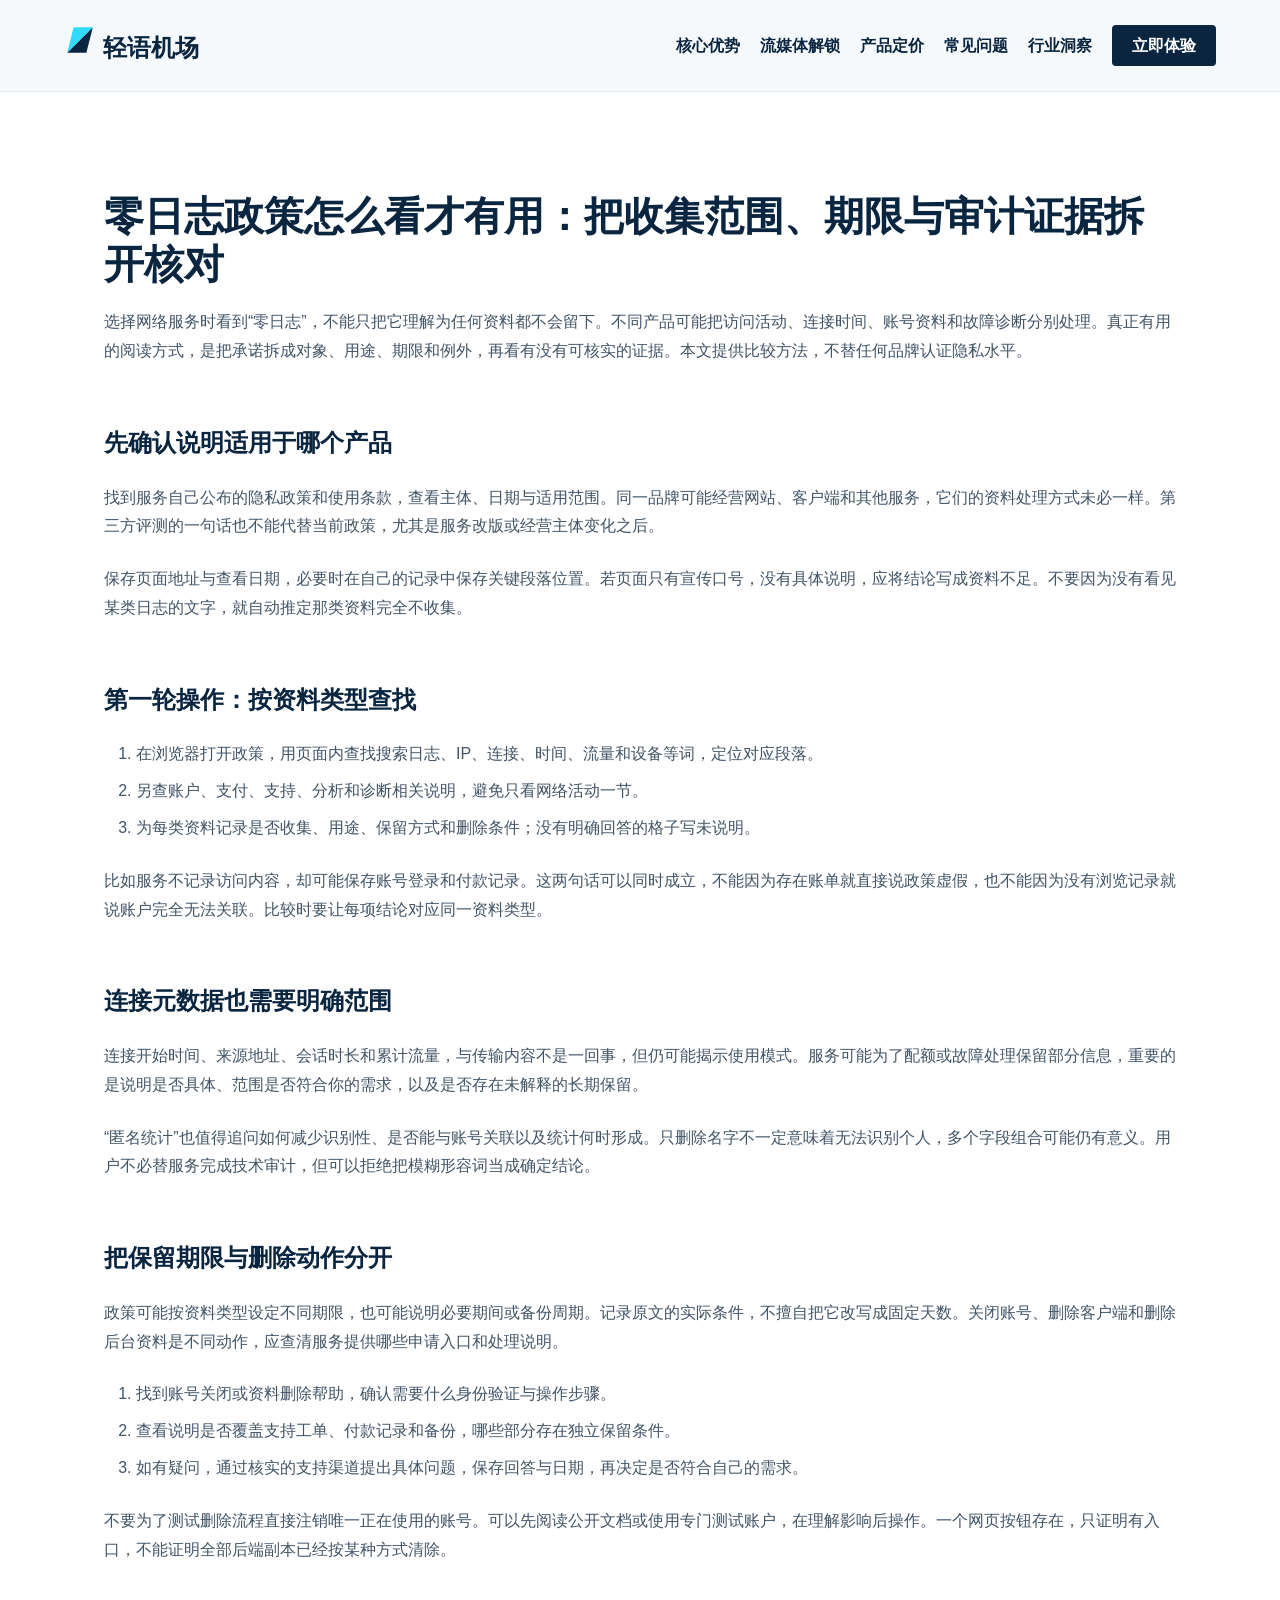
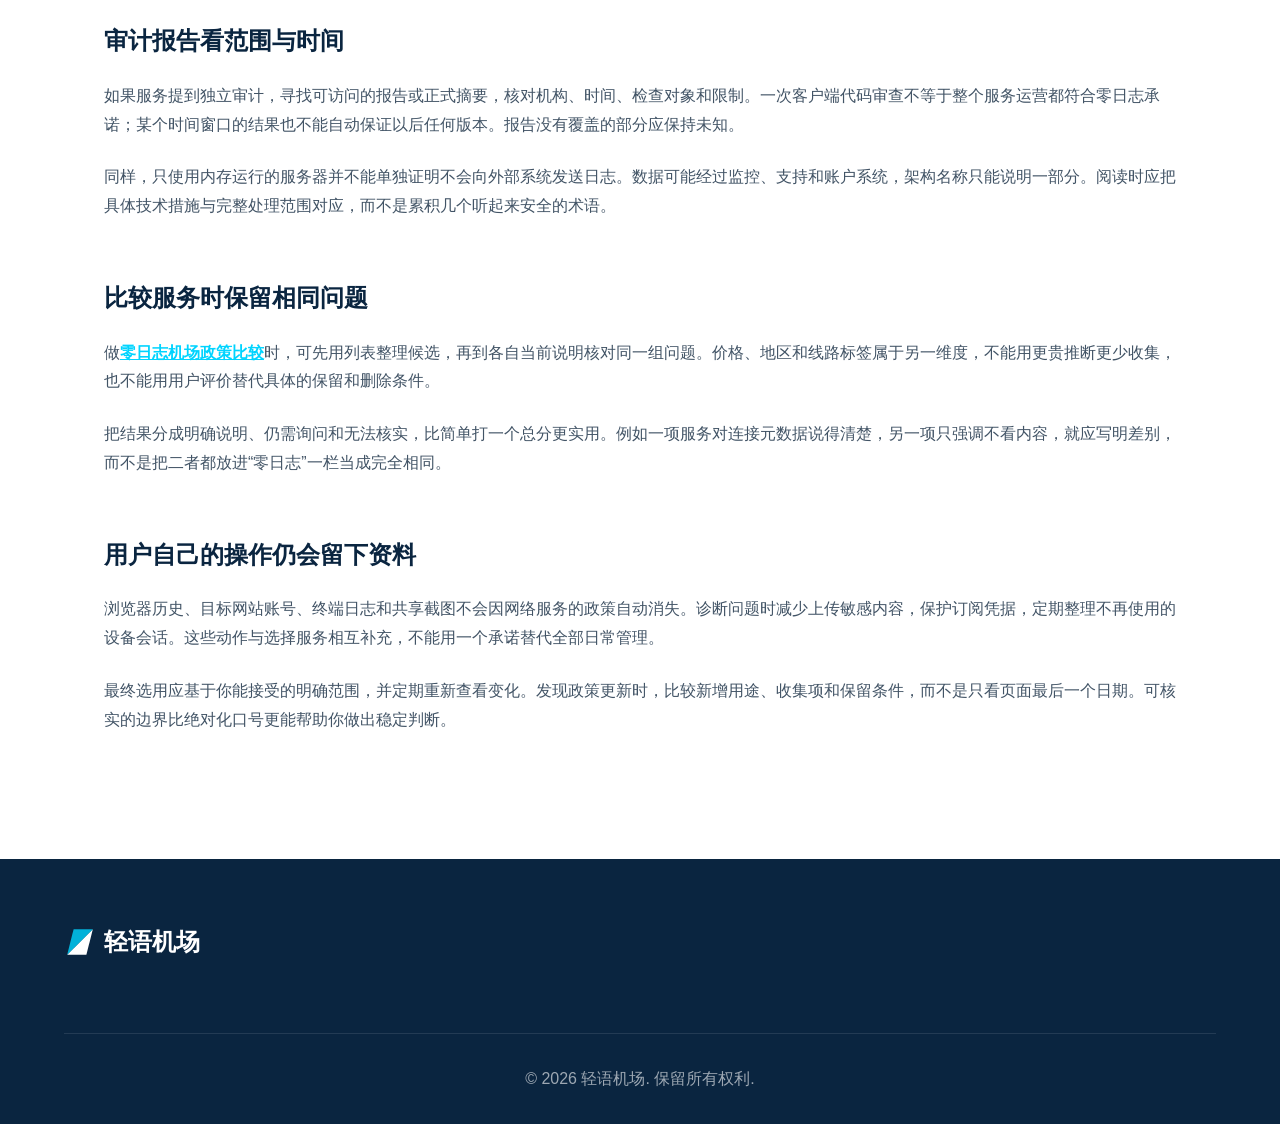
<file: zero-log-policy-importance.html>
<!DOCTYPE html>

<html lang="zh-CN">
<head>
<meta charset="utf-8"/>
<meta content="width=device-width, initial-scale=1.0" name="viewport"/>
<title>零日志政策怎么看才有用：把收集范围、期限与审计证据拆开核对</title>
<meta content="提供可操作的隐私政策阅读方法，区分活动日志、连接元数据、账户记录与诊断日志，不把营销口号当成技术证明。" name="description"/>
<link href="style.css" rel="stylesheet"/>
  <link rel="canonical" href="https://qingyujichang.homes/zero-log-policy-importance.html">
</head>
<body>
<header>
<a class="logo" href="index.html" style="text-decoration:none; color:inherit; display:inline-block; position:relative; z-index:100; cursor:pointer;">
<svg viewbox="0 0 100 100" xmlns="http://www.w3.org/2000/svg">
<path d="M10,90 L90,10 L70,90 Z" fill="#0a2540"></path>
<path d="M10,90 L90,10 L30,10 Z" fill="#00d4ff" opacity="0.8"></path>
</svg>
            轻语机场
        </a>
<input class="menu-toggle" id="mobile-menu-toggle" style="display:none;" type="checkbox"/>
<label class="menu-hamburger" for="mobile-menu-toggle">
<span></span><span></span><span></span>
</label>
<nav style="display:flex; gap: 20px; align-items: center;">
<a href="index.html#advantages" style="text-decoration:none; color:inherit; font-weight:bold;">核心优势</a>
<a href="index.html#streaming" style="text-decoration:none; color:inherit; font-weight:bold;">流媒体解锁</a>
<a href="index.html#pricing" style="text-decoration:none; color:inherit; font-weight:bold;">产品定价</a>
<a href="index.html#faq" style="text-decoration:none; color:inherit; font-weight:bold;">常见问题</a>
<a href="industry-insights.html" style="text-decoration:none; color:inherit; font-weight:bold;">行业洞察</a>
<a class="nav-cta" href="https://ww012.twilightaff.com/#/?code=A56DH1Af" rel="nofollow" target="_blank">立即体验</a>
</nav>
</header>
<div class="article-content container" style="padding: 100px 5%; line-height: 1.8;"><h1 style="font-size: 2.5rem; color: #0a2540; margin-bottom: 20px;">零日志政策怎么看才有用：把收集范围、期限与审计证据拆开核对</h1><div data-swc-article-body="2026-11-16"><p>选择网络服务时看到“零日志”，不能只把它理解为任何资料都不会留下。不同产品可能把访问活动、连接时间、账号资料和故障诊断分别处理。真正有用的阅读方式，是把承诺拆成对象、用途、期限和例外，再看有没有可核实的证据。本文提供比较方法，不替任何品牌认证隐私水平。</p>
<h2>先确认说明适用于哪个产品</h2>
<p>找到服务自己公布的隐私政策和使用条款，查看主体、日期与适用范围。同一品牌可能经营网站、客户端和其他服务，它们的资料处理方式未必一样。第三方评测的一句话也不能代替当前政策，尤其是服务改版或经营主体变化之后。</p>
<p>保存页面地址与查看日期，必要时在自己的记录中保存关键段落位置。若页面只有宣传口号，没有具体说明，应将结论写成资料不足。不要因为没有看见某类日志的文字，就自动推定那类资料完全不收集。</p>
<h2>第一轮操作：按资料类型查找</h2>
<ol><li>在浏览器打开政策，用页面内查找搜索日志、IP、连接、时间、流量和设备等词，定位对应段落。</li><li>另查账户、支付、支持、分析和诊断相关说明，避免只看网络活动一节。</li><li>为每类资料记录是否收集、用途、保留方式和删除条件；没有明确回答的格子写未说明。</li></ol>
<p>比如服务不记录访问内容，却可能保存账号登录和付款记录。这两句话可以同时成立，不能因为存在账单就直接说政策虚假，也不能因为没有浏览记录就说账户完全无法关联。比较时要让每项结论对应同一资料类型。</p>
<h2>连接元数据也需要明确范围</h2>
<p>连接开始时间、来源地址、会话时长和累计流量，与传输内容不是一回事，但仍可能揭示使用模式。服务可能为了配额或故障处理保留部分信息，重要的是说明是否具体、范围是否符合你的需求，以及是否存在未解释的长期保留。</p>
<p>“匿名统计”也值得追问如何减少识别性、是否能与账号关联以及统计何时形成。只删除名字不一定意味着无法识别个人，多个字段组合可能仍有意义。用户不必替服务完成技术审计，但可以拒绝把模糊形容词当成确定结论。</p>
<h2>把保留期限与删除动作分开</h2>
<p>政策可能按资料类型设定不同期限，也可能说明必要期间或备份周期。记录原文的实际条件，不擅自把它改写成固定天数。关闭账号、删除客户端和删除后台资料是不同动作，应查清服务提供哪些申请入口和处理说明。</p>
<ol><li>找到账号关闭或资料删除帮助，确认需要什么身份验证与操作步骤。</li><li>查看说明是否覆盖支持工单、付款记录和备份，哪些部分存在独立保留条件。</li><li>如有疑问，通过核实的支持渠道提出具体问题，保存回答与日期，再决定是否符合自己的需求。</li></ol>
<p>不要为了测试删除流程直接注销唯一正在使用的账号。可以先阅读公开文档或使用专门测试账户，在理解影响后操作。一个网页按钮存在，只证明有入口，不能证明全部后端副本已经按某种方式清除。</p>
<h2>审计报告看范围与时间</h2>
<p>如果服务提到独立审计，寻找可访问的报告或正式摘要，核对机构、时间、检查对象和限制。一次客户端代码审查不等于整个服务运营都符合零日志承诺；某个时间窗口的结果也不能自动保证以后任何版本。报告没有覆盖的部分应保持未知。</p>
<p>同样，只使用内存运行的服务器并不能单独证明不会向外部系统发送日志。数据可能经过监控、支持和账户系统，架构名称只能说明一部分。阅读时应把具体技术措施与完整处理范围对应，而不是累积几个听起来安全的术语。</p>
<h2>比较服务时保留相同问题</h2>
<p>做<a href="https://dajichang.mom/">零日志机场政策比较</a>时，可先用列表整理候选，再到各自当前说明核对同一组问题。价格、地区和线路标签属于另一维度，不能用更贵推断更少收集，也不能用用户评价替代具体的保留和删除条件。</p>
<p>把结果分成明确说明、仍需询问和无法核实，比简单打一个总分更实用。例如一项服务对连接元数据说得清楚，另一项只强调不看内容，就应写明差别，而不是把二者都放进“零日志”一栏当成完全相同。</p>
<h2>用户自己的操作仍会留下资料</h2>
<p>浏览器历史、目标网站账号、终端日志和共享截图不会因网络服务的政策自动消失。诊断问题时减少上传敏感内容，保护订阅凭据，定期整理不再使用的设备会话。这些动作与选择服务相互补充，不能用一个承诺替代全部日常管理。</p>
<p>最终选用应基于你能接受的明确范围，并定期重新查看变化。发现政策更新时，比较新增用途、收集项和保留条件，而不是只看页面最后一个日期。可核实的边界比绝对化口号更能帮助你做出稳定判断。</p></div></div>
<footer>
<div class="container">
<div class="footer-grid">
<div class="footer-col">
<a class="logo" href="index.html" style="text-decoration:none; color:var(--white); margin-bottom: 1.5rem;">
<svg viewbox="0 0 100 100" xmlns="http://www.w3.org/2000/svg">
<path d="M10,90 L90,10 L70,90 Z" fill="#ffffff"></path>
<path d="M10,90 L90,10 L30,10 Z" fill="#00d4ff" opacity="0.8"></path>
</svg>
                        轻语机场</a>
</div>
</div>
<div class="footer-bottom">© 2026 轻语机场. 保留所有权利.</div>
</div>
</footer>
</body>
</html>
</file>
<file: style.css>
:root {
    --primary-blue: #0a2540;
    --vibrant-cyan: #00d4ff;
    --cyan-hover: #00bced;
    --white: #ffffff;
    --silver: #f6f9fc;
    --text-main: #425466;
    --text-heading: #0a2540;
}

* {
    box-sizing: border-box;
    margin: 0;
    padding: 0;
}

body {
    font-family: -apple-system, BlinkMacSystemFont, "Segoe UI", Roboto, Helvetica, Arial, sans-serif, "Apple Color Emoji", "Segoe UI Emoji", "Segoe UI Symbol";
    color: var(--text-main);
    line-height: 1.6;
    background-color: var(--white);
    overflow-x: hidden;
}

a {
    text-decoration: none;
    color: var(--vibrant-cyan);
    transition: color 0.3s ease;
}

a:hover {
    color: var(--primary-blue);
}

h1, h2, h3, h4 {
    color: var(--text-heading);
    margin-bottom: 1rem;
    line-height: 1.2;
}

/* Header & Nav */
header {
    background-color: var(--white);
    padding: 1.5rem 5%;
    display: flex;
    justify-content: space-between;
    align-items: center;
    position: relative;
    z-index: 100;
}

.logo {
    display: flex;
    align-items: center;
    gap: 0.5rem;
    font-size: 1.5rem;
    font-weight: bold;
    color: var(--primary-blue);
}

.logo svg {
    width: 32px;
    height: 32px;
}

.nav-cta {
    background-color: var(--primary-blue);
    color: var(--white);
    padding: 0.75rem 1.5rem;
    border-radius: 4px;
    font-weight: 600;
    transition: background 0.3s;
}

.nav-cta:hover {
    background-color: var(--cyan-hover);
    color: var(--white);
}

/* Sections */
section {
    padding: 5rem 5%;
    position: relative;
    z-index: 1;
}

.container {
    max-width: 1200px;
    margin: 0 auto;
}

/* Hero Section */
.hero {
    padding: 8rem 5% 6rem;
    text-align: center;
    position: relative;
    overflow: hidden;
}

.hero::before {
    content: "";
    position: absolute;
    top: -50%;
    left: -10%;
    width: 120%;
    height: 150%;
    background: linear-gradient(135deg, var(--silver) 0%, var(--white) 100%);
    transform: skewY(-5deg);
    z-index: -1;
}

.hero h1 {
    font-size: 3.5rem;
    margin-bottom: 1.5rem;
}

.hero p {
    font-size: 1.25rem;
    max-width: 600px;
    margin: 0 auto 2.5rem;
    color: var(--text-main);
}

.hero-buttons {
    display: flex;
    gap: 1rem;
    justify-content: center;
    flex-wrap: wrap;
}

.btn-primary {
    background-color: var(--vibrant-cyan);
    color: var(--primary-blue);
    padding: 1rem 2rem;
    border-radius: 4px;
    font-weight: 700;
    font-size: 1.1rem;
    box-shadow: 0 4px 6px rgba(0, 212, 255, 0.2);
    transition: all 0.3s ease;
}

.btn-primary:hover {
    background-color: var(--cyan-hover);
    transform: translateY(-2px);
    box-shadow: 0 6px 12px rgba(0, 212, 255, 0.3);
    color: var(--primary-blue);
}

.btn-secondary {
    background-color: var(--white);
    color: var(--primary-blue);
    padding: 1rem 2rem;
    border-radius: 4px;
    font-weight: 600;
    font-size: 1.1rem;
    border: 1px solid var(--primary-blue);
    transition: all 0.3s ease;
}

.btn-secondary:hover {
    background-color: var(--silver);
    transform: translateY(-2px);
}

/* Sloped Background Sections */
.bg-sloped {
    position: relative;
    z-index: 1;
}

.bg-sloped::before {
    content: "";
    position: absolute;
    top: 0;
    left: 0;
    right: 0;
    bottom: 0;
    background-color: var(--silver);
    transform: skewY(-5deg);
    transform-origin: top left;
    z-index: -1;
}

/* Grid Layouts */
.grid-3 {
    display: grid;
    grid-template-columns: repeat(auto-fit, minmax(300px, 1fr));
    gap: 2rem;
    margin-top: 3rem;
}

/* Cards */
.card {
    background: var(--white);
    padding: 2.5rem;
    border-radius: 8px;
    box-shadow: 0 4px 6px rgba(10, 37, 64, 0.1), 0 1px 3px rgba(10, 37, 64, 0.08);
    transition: transform 0.3s ease, box-shadow 0.3s ease;
    display: flex;
    flex-direction: column;
}

.card:hover {
    transform: translateY(-5px);
    box-shadow: 0 15px 35px rgba(10, 37, 64, 0.1), 0 5px 15px rgba(10, 37, 64, 0.07);
}

.card-icon {
    width: 48px;
    height: 48px;
    margin-bottom: 1.5rem;
}

.card h3 {
    font-size: 1.25rem;
    margin-bottom: 1rem;
}

.card p {
    color: var(--text-main);
    flex-grow: 1;
}

/* Pricing Cards */
.pricing-card {
    text-align: center;
}

.pricing-card h3 {
    font-size: 1.5rem;
}

.pricing-price {
    font-size: 2.5rem;
    font-weight: 700;
    color: var(--primary-blue);
    margin: 1.5rem 0;
}

.pricing-price span {
    font-size: 1rem;
    color: var(--text-main);
    font-weight: normal;
}

.pricing-features {
    list-style: none;
    margin: 0 0 2rem;
    text-align: left;
}

.pricing-features li {
    margin-bottom: 0.75rem;
    display: flex;
    align-items: center;
    gap: 0.5rem;
}

.pricing-features li svg {
    width: 20px;
    height: 20px;
    fill: var(--vibrant-cyan);
}

/* FAQ */
.faq-list {
    max-width: 800px;
    margin: 3rem auto 0;
}

.faq-item {
    background: var(--white);
    border-radius: 8px;
    padding: 1.5rem;
    margin-bottom: 1rem;
    box-shadow: 0 2px 4px rgba(10,37,64,0.05);
}

.faq-item h4 {
    margin-bottom: 0.5rem;
}

/* Testimonials */
.testimonial-card {
    position: relative;
}

.testimonial-card p {
    font-style: italic;
    margin-bottom: 1.5rem;
}

.testimonial-author {
    font-weight: 600;
    color: var(--primary-blue);
}

/* Section Headers */
.section-header {
    text-align: center;
    max-width: 700px;
    margin: 0 auto;
}

.section-header h2 {
    font-size: 2.5rem;
}

/* Subpages */
.page-header {
    padding: 6rem 5% 4rem;
    background-color: var(--silver);
    text-align: center;
}

.page-content {
    max-width: 800px;
    margin: 0 auto;
    padding: 4rem 5%;
}

.page-content h2 {
    margin-top: 2rem;
}

.page-content p {
    margin-bottom: 1.5rem;
}

/* Footer */
footer {
    background-color: var(--primary-blue);
    color: var(--white);
    padding: 4rem 5% 2rem;
}

.footer-grid {
    display: grid;
    grid-template-columns: repeat(auto-fit, minmax(200px, 1fr));
    gap: 2rem;
    margin-bottom: 3rem;
}

.footer-col h4 {
    color: var(--vibrant-cyan);
    margin-bottom: 1.5rem;
}

.footer-links {
    list-style: none;
}

.footer-links li {
    margin-bottom: 0.75rem;
}

.footer-links a {
    color: rgba(255, 255, 255, 0.8);
}

.footer-links a:hover {
    color: var(--vibrant-cyan);
}

.footer-bottom {
    text-align: center;
    padding-top: 2rem;
    border-top: 1px solid rgba(255,255,255,0.1);
    color: rgba(255, 255, 255, 0.6);
}

@media (max-width: 768px) {
    .hero h1 {
        font-size: 2.5rem;
    }
    
    .hero-buttons {
        flex-direction: column;
        align-items: stretch;
    }
    
    .grid-3 {
        grid-template-columns: 1fr;
    }
    
    section {
        padding: 4rem 5%;
    }
}

/* Sticky Header Updates */
header {
    position: sticky !important;
    top: 0;
    z-index: 9999;
    background-color: rgba(246, 249, 252, 0.95);
    backdrop-filter: blur(10px);
    border-bottom: 1px solid rgba(0,0,0,0.05);
    color: #0a2540;
}
header a {
    color: #0a2540;
}
header nav a:not(.nav-cta):hover {
    opacity: 0.7;
}

/* Article Content Link Styles */
.article-content a {
    color: #00d4ff !important;
    text-decoration: underline;
    font-weight: bold;
}
.article-content a:visited {
    color: #00d4ff !important;
}
.article-content a:hover {
    opacity: 0.8;
}

/* Force CTA Button Styling in Nav */
.nav-cta {
    background-color: #0a2540 !important;
    color: #fff !important;
    padding: 8px 20px !important;
    border-radius: 4px !important;
    font-weight: bold !important;
    text-decoration: none !important;
    display: inline-block !important;
    transition: transform 0.2s, opacity 0.2s !important;
}
.nav-cta:hover {
    transform: translateY(-2px) !important;
    opacity: 0.9 !important;
}

/* Article Content Typography & Spacing */
.article-content h2 {
    margin-top: 2.5em !important;
    margin-bottom: 1em !important;
    line-height: 1.4 !important;
}
.article-content h3 {
    margin-top: 2em !important;
    margin-bottom: 0.8em !important;
    line-height: 1.4 !important;
}
.article-content p {
    margin-bottom: 1.5em !important;
}
.article-content ul, .article-content ol {
    margin-bottom: 1.5em !important;
    padding-left: 2em !important;
}
.article-content li {
    margin-bottom: 0.5em !important;
}

/* Mobile Hamburger Menu Fix */
.menu-toggle, .menu-hamburger {
    display: none;
}

@media (max-width: 768px) {
    .menu-hamburger {
        display: flex;
        flex-direction: column;
        justify-content: space-between;
        width: 30px;
        height: 21px;
        cursor: pointer;
        z-index: 10000;
        margin-left: auto; /* Push to the right */
    }
    .menu-hamburger span {
        display: block;
        height: 3px;
        width: 100%;
        background-color: #333;
        border-radius: 3px;
        transition: all 0.3s ease;
    }
    
    .nav-links, nav {
        display: none !important;
        position: absolute;
        top: 100%;
        left: 0;
        width: 100%;
        background-color: #fff;
        flex-direction: column;
        align-items: center;
        padding: 20px 0;
        box-shadow: 0 10px 20px rgba(0,0,0,0.1);
        border-top: 1px solid rgba(128,128,128,0.2);
    }
    
    .menu-toggle:checked ~ .nav-links, .menu-toggle:checked ~ nav {
        display: flex !important;
    }
    
    .nav-links a, nav a {
        margin: 10px 0 !important;
        font-size: 16px !important;
    }
    
    /* Hamburger animation */
    .menu-toggle:checked + .menu-hamburger span:nth-child(1) {
        transform: translateY(9px) rotate(45deg);
    }
    .menu-toggle:checked + .menu-hamburger span:nth-child(2) {
        opacity: 0;
    }
    .menu-toggle:checked + .menu-hamburger span:nth-child(3) {
        transform: translateY(-9px) rotate(-45deg);
    }
}
</file>
